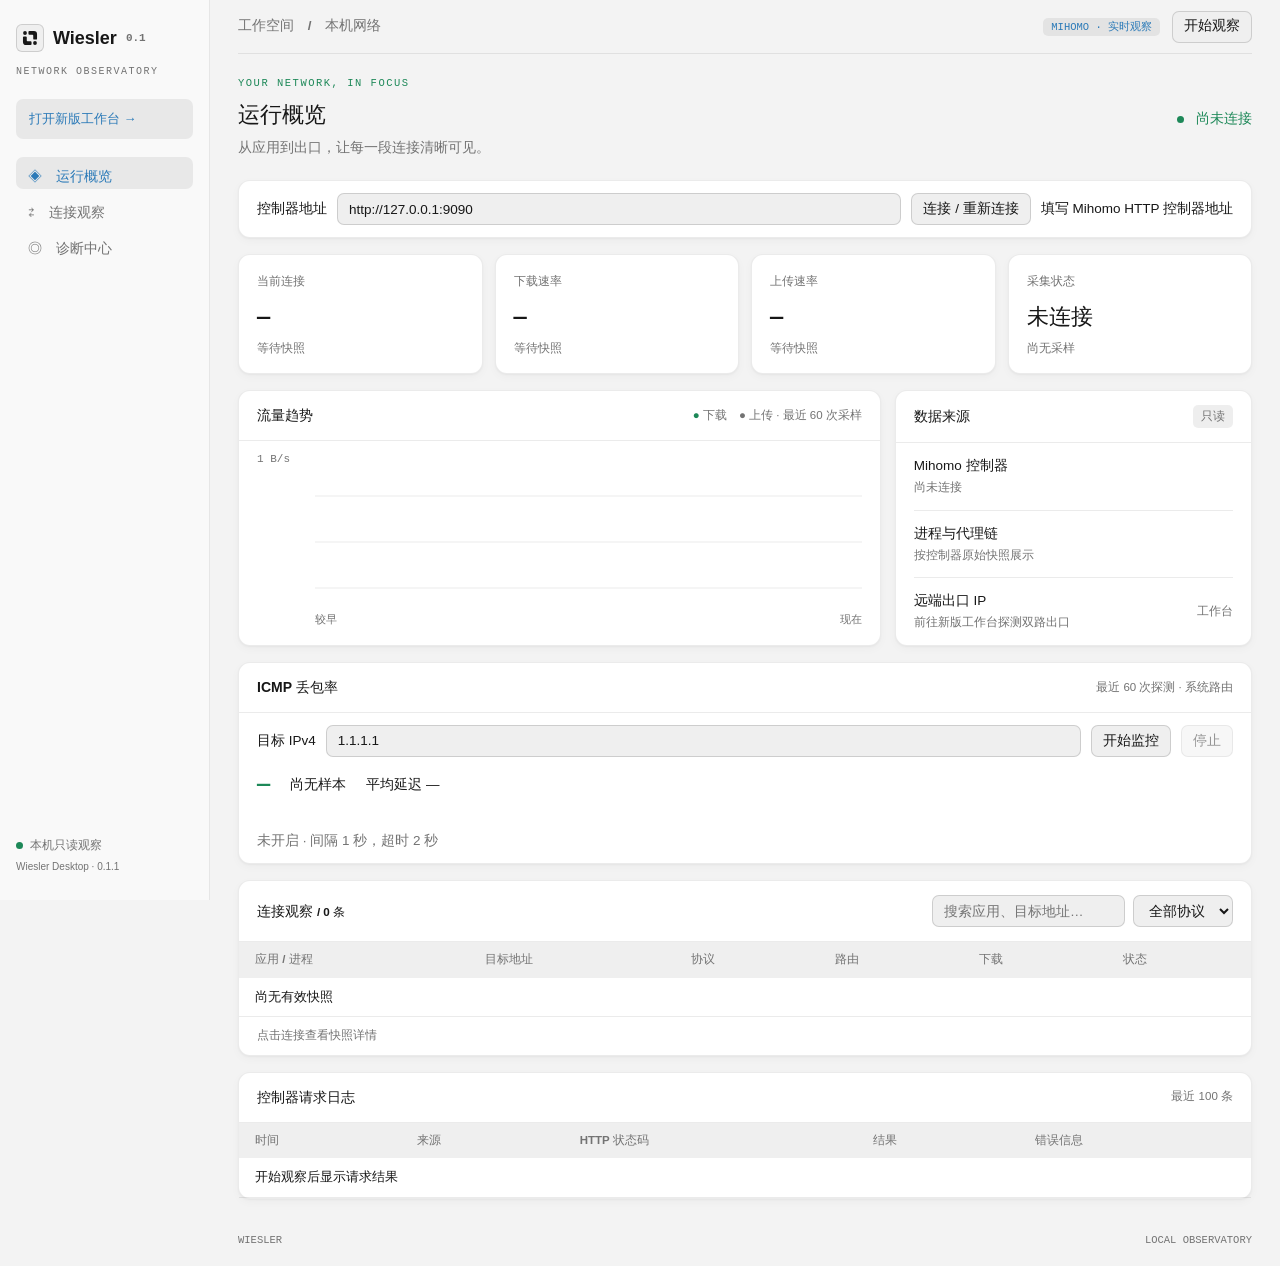
<file: desktop/ui/index.html>
<!doctype html>
<html lang="zh-CN">
<head>
  <meta charset="UTF-8">
  <meta name="viewport" content="width=device-width,initial-scale=1">
  <title>Wiesler Desktop</title>
  <link rel="icon" type="image/svg+xml" href="logo.svg">
  <link rel="stylesheet" href="style.css">
  <link rel="stylesheet" href="window-chrome.css">
  <link rel="stylesheet" href="theme.css">
</head>
<body>
  <aside>
    <div class="brand"><span class="logo" aria-hidden="true"><svg viewBox="0 0 256 256" aria-hidden="true"><path fill="currentColor" d="M119 28L184 28A44 44 0 0 1 228 72L228 137A13 13 0 0 1 215 150L187 150A13 13 0 0 1 174 137L174 92A10 10 0 0 0 164 82L119 82A13 13 0 0 1 106 69L106 41A13 13 0 0 1 119 28ZM137 228L72 228A44 44 0 0 1 28 184L28 119A13 13 0 0 1 41 106L69 106A13 13 0 0 1 82 119L82 164A10 10 0 0 0 92 174L137 174A13 13 0 0 1 150 187L150 215A13 13 0 0 1 137 228ZM57 30A27 27 0 1 1 57 84A27 27 0 1 1 57 30ZM199 172A27 27 0 1 1 199 226A27 27 0 1 1 199 172Z"/></svg></span> Wiesler<span class="version">0.1</span></div>
    <div class="caption">NETWORK OBSERVATORY</div>
    <a class="studio-entry" href="studio.html">打开新版工作台 →</a>
    <nav>
      <button class="active" data-page="overview">◈　运行概览</button>
      <button data-page="connections">⇄　连接观察</button>
      <button data-page="diagnostics">◎　诊断中心</button>
    </nav>
    <div class="sidebar-bottom"><span class="dot"></span> 本机只读观察<br><small>Wiesler Desktop · 0.1.1</small></div>
  </aside>
  <main>
    <header>
      <span>工作空间 <b>/</b> 本机网络</span>
      <div><span class="badge">MIHOMO · 实时观察</span><button id="pause">开始观察</button></div>
    </header>
    <section class="heading">
      <div>
        <div class="eyebrow">YOUR NETWORK, IN FOCUS</div>
        <h1 id="title">运行概览</h1>
        <p id="subtitle">从应用到出口，让每一段连接清晰可见。</p>
      </div>
      <span class="live"><i class="dot"></i><span id="live-label">尚未连接</span></span>
    </section>
    <form id="connect-form" class="panel settings">
      <label for="controller">控制器地址</label>
      <input id="controller" value="http://127.0.0.1:9090" required spellcheck="false">
      <button type="submit">连接 / 重新连接</button>
      <span id="source-status" role="status">填写 Mihomo HTTP 控制器地址</span>
    </form>
    <section id="metrics" class="metrics">
      <article><label>当前连接</label><h2 id="active">—</h2><p id="processes">等待快照</p></article>
      <article><label>下载速率</label><h2 id="rate">—</h2><p id="download-total">等待快照</p></article>
      <article><label>上传速率</label><h2 id="upload-rate">—</h2><p id="upload-total">等待快照</p></article>
      <article><label>采集状态</label><h2 id="health">未连接</h2><p id="sample-time">尚无采样</p></article>
    </section>
    <section id="overview" class="split">
      <article class="panel">
        <div class="panel-head"><h3>流量趋势</h3><span><em>●</em> 下载　<span class="purple">●</span> 上传 · 最近 60 次采样</span></div>
        <div class="chart">
          <div class="axis" id="axis">等待采样</div>
          <svg viewBox="0 0 800 170" preserveAspectRatio="none" aria-label="上传下载流量趋势" role="img">
            <defs><linearGradient id="fade" x1="0" y1="0" x2="0" y2="1"><stop offset="0%" stop-color="#34d399" stop-opacity=".25"/><stop offset="100%" stop-color="#34d399" stop-opacity="0"/></linearGradient></defs>
            <path id="area" fill="url(#fade)"/>
            <path id="download" fill="none" stroke="#34d399" stroke-width="2.2"/>
            <path id="upload" fill="none" stroke="#58a6ff" stroke-width="2"/>
          </svg>
        </div>
        <div class="times"><span>较早</span><span></span><span></span><span>现在</span></div>
      </article>
      <article class="panel route">
        <div class="panel-head"><h3>数据来源</h3><span class="badge">只读</span></div>
        <div class="route-item"><div>Mihomo 控制器<small id="route-controller">尚未连接</small></div></div>
        <div class="route-item"><div>进程与代理链<small>按控制器原始快照展示</small></div></div>
        <div class="route-item"><div>远端出口 IP<small>前往新版工作台探测双路出口</small></div><span class="muted">工作台</span></div>
      </article>
    </section>
    <section class="panel packet-loss" aria-labelledby="loss-title">
      <div class="panel-head"><h3 id="loss-title">ICMP 丢包率</h3><span>最近 60 次探测 · 系统路由</span></div>
      <form id="loss-form" class="settings">
        <label for="loss-target">目标 IPv4</label>
        <input id="loss-target" value="1.1.1.1" required spellcheck="false">
        <button id="loss-start" type="submit">开始监控</button>
        <button id="loss-stop" type="button" disabled>停止</button>
      </form>
      <div class="loss-values"><strong id="loss-rate">—</strong><span id="loss-counts">尚无样本</span><span id="loss-rtt">平均延迟 —</span></div>
      <p id="loss-status" class="settings" role="status">未开启 · 间隔 1 秒，超时 2 秒</p>
    </section>
    <section id="connection-panel" class="panel">
      <div class="panel-head">
        <h3>连接观察 <small id="count"></small></h3>
        <div class="filters">
          <input id="search" aria-label="搜索连接" placeholder="搜索应用、目标地址…">
          <select id="protocol" aria-label="筛选协议"><option value="">全部协议</option><option>TCP</option><option>UDP</option></select>
        </div>
      </div>
      <div class="table-wrap">
        <table>
          <thead><tr><th>应用 / 进程</th><th>目标地址</th><th>协议</th><th>路由</th><th>下载</th><th>状态</th></tr></thead>
          <tbody id="rows"></tbody>
        </table>
      </div>
      <div class="table-footer">点击连接查看快照详情</div>
    </section>
    <section class="panel request-log">
      <div class="panel-head"><h3>控制器请求日志</h3><span>最近 100 条</span></div>
      <div class="table-wrap">
        <table>
          <thead><tr><th>时间</th><th>来源</th><th>HTTP 状态码</th><th>结果</th><th>错误信息</th></tr></thead>
          <tbody id="request-log-rows"><tr><td colspan="5">开始观察后显示请求结果</td></tr></tbody>
        </table>
      </div>
    </section>
    <section id="diagnostics" class="panel" hidden>
      <div class="panel-head"><h3>历史会话诊断</h3><span>自动发现本机 SQLite 证据库</span></div>
      <div class="settings">
        <label for="database-choice">证据库</label>
        <select id="database-choice" aria-label="发现的 SQLite 证据库" disabled><option value="">正在等待扫描…</option></select>
        <button id="db-discover" type="button">重新扫描</button>
      </div>
      <form id="database-form" class="settings">
        <label for="database">手动路径</label>
        <input id="database" placeholder="C:\path\to\data 或 wiesler.sqlite3" required>
        <button type="submit">读取会话</button>
      </form>
      <div class="settings">
        <label for="session">会话</label>
        <select id="session" disabled><option value="">请先选择证据库</option></select>
        <button id="diagnose" disabled>生成诊断</button>
      </div>
      <p id="db-status" class="settings" role="status">打开诊断中心自动扫描证据库</p>
      <pre id="report" class="report"></pre>
    </section>
    <footer>WIESLER <span>LOCAL OBSERVATORY</span></footer>
  </main>
  <dialog id="detail">
    <button id="close" aria-label="关闭详情">×</button>
    <div class="eyebrow">CONNECTION DETAIL</div>
    <h2 id="detail-title"></h2>
    <div id="detail-body"></div>
  </dialog>
  <script src="window-chrome.js"></script>
  <script src="monitor-tools.js"></script>
  <script src="app.js"></script>
</body>
</html>
</file>
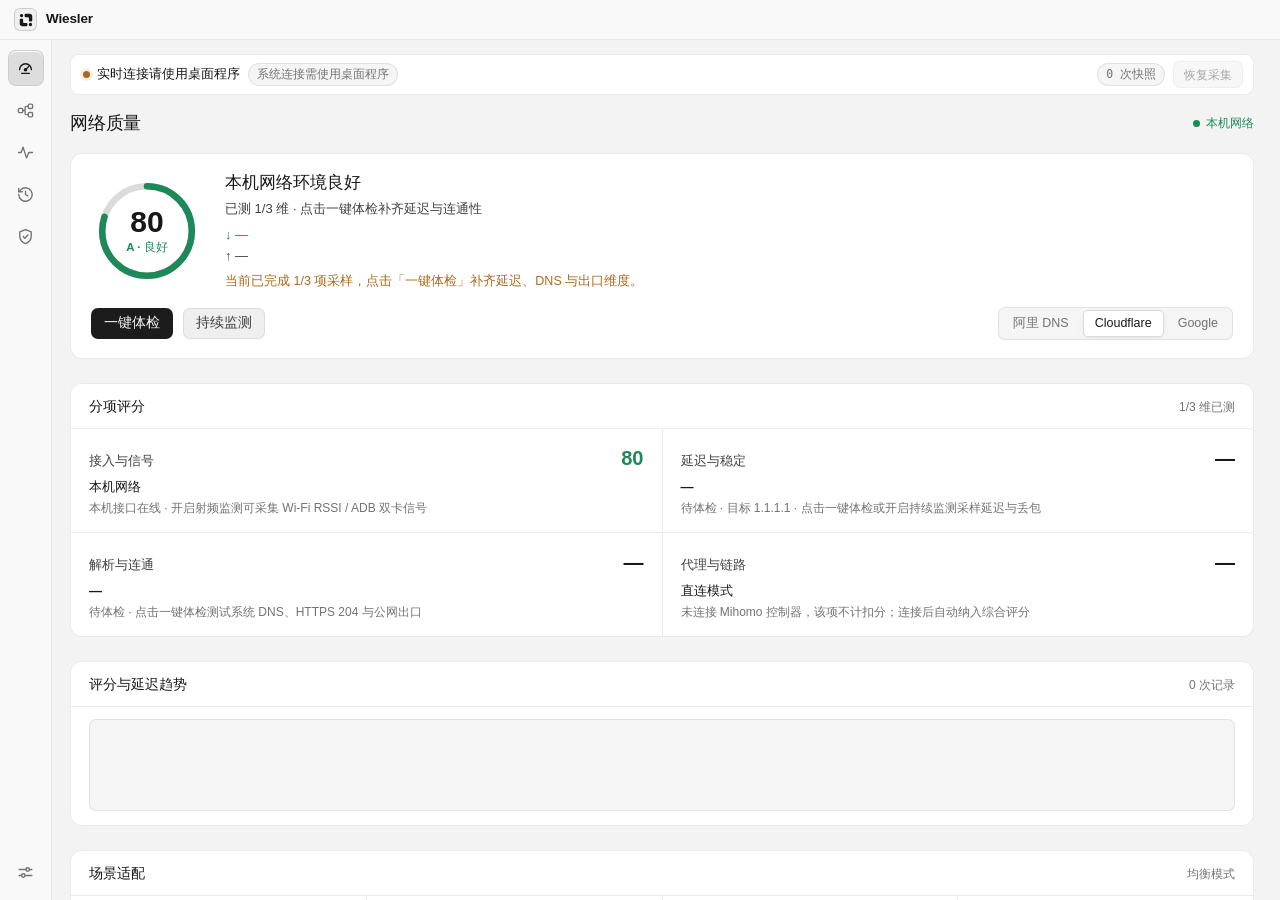
<file: desktop/ui/studio.html>
<!doctype html>
<html lang="zh-CN">
<head>
  <meta charset="UTF-8">
  <meta name="viewport" content="width=device-width,initial-scale=1">
  <meta http-equiv="Content-Security-Policy" content="default-src 'self'; script-src 'self'; style-src 'self'; connect-src ipc: http://ipc.localhost; img-src 'self' data:">
  <meta name="color-scheme" content="light dark">
  <script src="theme-init.js"></script>
  <title>Wiesler Desktop</title>
  <link rel="icon" type="image/svg+xml" href="logo.svg">
  <link rel="stylesheet" href="studio.css">
  <link rel="stylesheet" href="window-chrome.css">
  <link rel="stylesheet" href="theme.css">
</head>
<body>
  <header class="topbar">
    <a class="brand" href="#" aria-label="Wiesler Desktop">
      <span class="mark" aria-hidden="true">
        <svg viewBox="0 0 256 256" aria-hidden="true"><path fill="currentColor" d="M119 28L184 28A44 44 0 0 1 228 72L228 137A13 13 0 0 1 215 150L187 150A13 13 0 0 1 174 137L174 92A10 10 0 0 0 164 82L119 82A13 13 0 0 1 106 69L106 41A13 13 0 0 1 119 28ZM137 228L72 228A44 44 0 0 1 28 184L28 119A13 13 0 0 1 41 106L69 106A13 13 0 0 1 82 119L82 164A10 10 0 0 0 92 174L137 174A13 13 0 0 1 150 187L150 215A13 13 0 0 1 137 228ZM57 30A27 27 0 1 1 57 84A27 27 0 1 1 57 30ZM199 172A27 27 0 1 1 199 226A27 27 0 1 1 199 172Z"/></svg>
      </span>
      <span class="brand-name">Wiesler</span>
    </a>
  </header>

  <main>
    <nav class="workspace-nav" aria-label="工作台视图">
      <button id="view-home" type="button" aria-label="网络质量首页" title="网络质量" class="active" aria-pressed="true">
        <svg viewBox="0 0 24 24" aria-hidden="true">
          <path d="M4.5 13.5a7.5 7.5 0 1 1 15 0"/>
          <path d="M12 13.5l4.2-4.2"/>
          <circle cx="12" cy="13.5" r="1.4"/>
          <path d="M7.2 18.2h9.6"/>
        </svg>
      </button>
      <button id="view-graph" type="button" aria-label="连接图谱" title="连接图谱" aria-pressed="false">
        <svg viewBox="0 0 24 24" aria-hidden="true">
          <rect x="3" y="9.25" width="5.5" height="5.5" rx="1.6"/>
          <rect x="15.5" y="4" width="5.5" height="5.5" rx="1.6"/>
          <rect x="15.5" y="14.5" width="5.5" height="5.5" rx="1.6"/>
          <path d="M8.5 12h3m0 0V8.2a1.45 1.45 0 0 1 1.45-1.45H15.5M11.5 12v3.8a1.45 1.45 0 0 0 1.45 1.45H15.5"/>
        </svg>
      </button>
      <button id="view-monitor" type="button" aria-label="运行监测" title="运行监测" aria-pressed="false">
        <svg viewBox="0 0 24 24" aria-hidden="true">
          <path d="M3.2 12h3.3l2.4-6.8 4.4 13.6 2.8-6.8h4.7"/>
        </svg>
      </button>
      <button id="view-diagnostics" type="button" aria-label="历史诊断" title="历史诊断" aria-pressed="false">
        <svg viewBox="0 0 24 24" aria-hidden="true">
          <path d="M3.5 12a8.5 8.5 0 1 0 2.3-5.8L3.5 8.5"/>
          <path d="M3.5 4.2v4.3h4.3"/>
          <path d="M12 7.8V12l2.9 1.8"/>
        </svg>
      </button>
      <button id="view-privacy" type="button" aria-label="隐私检查" title="隐私检查" aria-pressed="false">
        <svg viewBox="0 0 24 24" aria-hidden="true">
          <path d="M12 3.2 19.2 6.2v5.3c0 4.5-3 8.2-7.2 9.6-4.2-1.4-7.2-5.1-7.2-9.6V6.2L12 3.2Z"/>
          <path d="m9.1 12.1 2 2 4-4.1"/>
        </svg>
      </button>
      <button id="view-settings" type="button" aria-label="设置" title="设置" aria-pressed="false">
        <svg viewBox="0 0 24 24" aria-hidden="true">
          <path d="M4 8.2h8.5m4.5 0h3M4 15.8h3m4.5 0H20"/>
          <circle cx="14.8" cy="8.2" r="2.2"/>
          <circle cx="9.2" cy="15.8" r="2.2"/>
        </svg>
      </button>
    </nav>

    <div class="workspace-content" id="workspace-content">
      <section class="statusbar" id="statusbar" hidden>
        <div class="status-cluster">
          <span id="source-state" class="source-pill" role="status">正在启动采集…</span>
          <span id="system-state" class="meta-pill"></span>
          <span id="capture-state" class="capture-pill"></span>
        </div>
        <div class="status-actions">
          <span id="snapshot-count" class="snapshot-pill">0 次快照</span>
          <button id="capture-toggle" type="button" class="btn-subtle">暂停采集</button>
        </div>
      </section>

      <section id="egress-panel" class="egress-panel" aria-label="公网出口地址">
        <div class="egress-route" title="按系统路由探测">
          <div class="egress-meta">
            <span class="egress-label">系统出口</span>
            <span id="egress-system-status" class="egress-status">尚未探测</span>
          </div>
          <strong id="egress-system-ip" class="egress-ip">—</strong>
          <span id="egress-system-location" class="egress-location">地理位置未知</span>
        </div>
        <div class="egress-route egress-proxy" title="经 Mihomo 当前路由探测">
          <div class="egress-meta">
            <span class="egress-label">代理出口</span>
            <span id="egress-proxy-status" class="egress-status">未连接控制器</span>
          </div>
          <strong id="egress-proxy-ip" class="egress-ip">—</strong>
          <span id="egress-proxy-location" class="egress-location">地理位置未知</span>
        </div>
        <button id="egress-refresh" type="button" class="btn-subtle egress-refresh-btn">刷新出口</button>
      </section>

      <section id="home-view" class="home-view" aria-label="综合网络质量首页">
        <div class="home-header">
          <h1 class="home-title">网络质量</h1>
          <span id="home-link-status" class="home-link-pill" data-tone="neutral" role="status">读取中</span>
        </div>

        <section class="panel home-hero" aria-label="综合评分概览">
          <div class="home-hero-main">
            <div class="home-gauge" aria-label="网络质量评分仪表">
              <svg viewBox="0 0 120 120" class="home-gauge-svg" role="img" aria-label="综合网络评分">
                <circle cx="60" cy="60" r="48" class="home-gauge-track"/>
                <circle id="home-gauge-arc" cx="60" cy="60" r="48" class="home-gauge-arc" stroke-dasharray="301.59" stroke-dashoffset="301.59"/>
              </svg>
              <div class="home-gauge-center">
                <strong id="home-score">—</strong>
                <span id="home-grade" class="home-grade-label">待体检</span>
              </div>
            </div>

            <div class="home-hero-body">
              <h2 id="home-headline">等待采集网络质量</h2>
              <p id="home-summary" class="home-summary">点击一键体检或开启持续监测，复用本地多维探针计算环境评分。</p>
              <div class="home-live-rates">
                <span id="home-rate-rx" class="rate-rx">↓ —</span>
                <span id="home-rate-tx" class="rate-tx">↑ —</span>
              </div>
              <p id="home-advice" class="home-advice"></p>
            </div>
          </div>

          <div class="home-actions">
            <button id="home-check-btn" type="button" class="btn-primary">一键体检</button>
            <button id="home-monitor-toggle" type="button" class="btn-subtle">持续监测</button>
            <div class="home-target-choice" role="group" aria-label="快捷探测目标">
              <button id="home-target-223" type="button" data-ip="223.5.5.5" aria-pressed="false">阿里 DNS</button>
              <button id="home-target-111" type="button" data-ip="1.1.1.1" aria-pressed="true">Cloudflare</button>
              <button id="home-target-888" type="button" data-ip="8.8.8.8" aria-pressed="false">Google</button>
            </div>
          </div>
        </section>

        <section class="panel home-flat-panel" aria-labelledby="home-dim-title">
          <div class="home-section-head">
            <h3 id="home-dim-title">分项评分</h3>
            <span id="home-dim-coverage" class="panel-sub">0/3 维已测</span>
          </div>
          <div id="home-dimensions" class="home-dim-grid"></div>
        </section>

        <section class="panel home-flat-panel" aria-labelledby="home-trend-title">
          <div class="home-section-head">
            <h3 id="home-trend-title">评分与延迟趋势</h3>
            <span id="home-trend-meta" class="panel-sub">等待连续采样</span>
          </div>
          <div class="home-trend-wrap">
            <svg class="home-trend-chart" viewBox="0 0 800 120" preserveAspectRatio="none" role="img" aria-label="网络质量评分趋势">
              <path id="home-trend-area" class="home-trend-area"/>
              <path id="home-trend-line" class="home-trend-line"/>
            </svg>
          </div>
        </section>

        <section class="panel home-flat-panel" aria-labelledby="home-scenario-title">
          <div class="home-section-head">
            <h3 id="home-scenario-title">场景适配</h3>
            <span id="home-perf-badge" class="panel-sub">均衡模式</span>
          </div>
          <div id="home-scenarios" class="home-scenario-grid"></div>
        </section>
      </section>

      <div class="workbench" id="graph-view" hidden>
        <section class="graph-panel">
          <div class="graph-toolbar">
            <h1 class="view-title">连接图谱 <span id="flow-count">0</span></h1>
            <div class="graph-tools">
              <div class="segmented-tools" role="group" aria-label="目标归并方式">
                <button id="group-mode-site" type="button" aria-pressed="true" title="将 CDN 与子域名映射并归并为网站/服务">按网站</button>
                <button id="group-mode-host" type="button" aria-pressed="false" title="按原始抓包域名逐项展示">按域名</button>
              </div>
              <button id="freeze" type="button" class="btn-subtle">冻结</button>
              <div class="segmented-tools" role="group" aria-label="图谱缩放">
                <button id="zoom-out" type="button" aria-label="缩小图谱">−</button>
                <button id="fit" type="button">适配</button>
                <button id="zoom-in" type="button" aria-label="放大图谱">＋</button>
              </div>
            </div>
          </div>
          <div id="graph" aria-label="可拖拽通信图谱">
            <svg id="network" role="group" aria-label="应用到目标的逻辑连接">
              <g id="viewport">
                <g id="edges"></g>
                <g id="pulses"></g>
                <g id="nodes"></g>
              </g>
            </svg>
            <div id="graph-empty" hidden>暂无匹配的活跃连接</div>
            <div class="legend">
              <span class="send-key">↑ 上传</span>
              <span class="receive-key">↓ 下载</span>
            </div>
          </div>
          <div class="timeline">
            <button id="now" type="button" class="btn-subtle">回到现在</button>
            <input id="timeline" type="range" min="0" max="0" value="0" aria-label="回放最近快照">
            <output id="frame-time">现在</output>
          </div>
        </section>

        <section class="inspector" aria-label="会话检查器">
          <div class="inspector-heading">
            <span>会话检查器</span>
            <span id="selection-protocol" class="protocol">TCP</span>
          </div>
          <div class="inspector-hero">
            <h2 id="selection-title">选择一条连接</h2>
            <div id="selection-endpoint" class="endpoint"></div>
            <select id="group-session" aria-label="切换同域名连接" hidden></select>
          </div>
          <div class="inspector-tabs" role="tablist" aria-label="会话详情">
            <button type="button" id="tab-overview" data-tab="overview" role="tab" aria-selected="true">概览</button>
            <button type="button" id="tab-events" data-tab="events" tabindex="-1" role="tab" aria-selected="false">事件</button>
            <button type="button" id="tab-raw" data-tab="raw" tabindex="-1" role="tab" aria-selected="false">原始数据</button>
          </div>
          <div id="inspect-content" role="tabpanel" aria-labelledby="tab-overview" tabindex="0"></div>
        </section>

        <section class="flows-panel">
          <div class="flows-heading">
            <h2 id="sessions-title">活跃会话</h2>
            <div class="filters">
              <input id="flow-search" type="search" aria-label="搜索应用或目标" placeholder="搜索进程、网站、域名、IP 或规则…">
              <select id="flow-source" aria-label="筛选连接来源">
                <option value="">全部来源</option>
                <option value="direct">DIRECT 直连</option>
                <option value="proxy">代理转发</option>
                <option value="system">系统连接</option>
              </select>
              <select id="flow-protocol" aria-label="筛选协议">
                <option value="">全部协议</option>
                <option>TCP</option>
                <option>UDP</option>
              </select>
            </div>
          </div>
          <div class="flow-table">
            <table class="session-table" aria-labelledby="sessions-title">
              <colgroup>
                <col class="session-app">
                <col class="session-target">
                <col class="session-traffic">
                <col class="session-route">
              </colgroup>
              <thead>
                <tr>
                  <th scope="col">应用</th>
                  <th scope="col">目标</th>
                  <th scope="col">流量 / 秒</th>
                  <th scope="col">速率趋势</th>
                </tr>
              </thead>
              <tbody id="flow-rows"></tbody>
            </table>
          </div>
        </section>
      </div>

      <section id="monitor-view" hidden>
        <div class="metrics">
          <article class="metric-card metric-neutral">
            <span class="metric-label">当前连接</span>
            <strong id="monitor-count">—</strong>
            <span id="monitor-routing" class="metric-sub">等待采样</span>
            <span id="monitor-time" class="metric-foot">尚无采样</span>
          </article>
          <article class="metric-card metric-rx">
            <span class="metric-label">Mihomo 下载 / 秒</span>
            <strong id="monitor-rx">—</strong>
            <span id="monitor-download" class="metric-sub">等待快照</span>
          </article>
          <article class="metric-card metric-tx">
            <span class="metric-label">Mihomo 上传 / 秒</span>
            <strong id="monitor-tx">—</strong>
            <span id="monitor-upload" class="metric-sub">等待快照</span>
          </article>
        </div>

        <section class="panel">
          <div class="panel-head">
            <div>
              <h3>Mihomo 流量趋势</h3>
              <span class="panel-sub">最近 60 次采样</span>
            </div>
            <div class="chart-head-right">
              <span class="chart-legend"><i class="swatch-rx"></i>下载 <i class="swatch-tx"></i>上传</span>
              <span id="trend-scale" class="scale-pill">等待采样</span>
            </div>
          </div>
          <div class="chart-well">
            <svg class="traffic-chart" viewBox="0 0 800 160" preserveAspectRatio="none" role="img" aria-label="下载和上传速率趋势">
              <defs>
                <linearGradient id="rx-area-fill" x1="0" y1="0" x2="0" y2="1">
                  <stop offset="0%" class="rx-grad-start"/>
                  <stop offset="100%" class="rx-grad-end"/>
                </linearGradient>
                <linearGradient id="tx-area-fill" x1="0" y1="0" x2="0" y2="1">
                  <stop offset="0%" class="tx-grad-start"/>
                  <stop offset="100%" class="tx-grad-end"/>
                </linearGradient>
              </defs>
              <path id="trend-rx-area" class="area-rx"/>
              <path id="trend-tx-area" class="area-tx"/>
              <path id="trend-rx"/>
              <path id="trend-tx"/>
            </svg>
          </div>
        </section>

        <section class="panel rf-monitor" aria-labelledby="rf-title">
          <div class="panel-head">
            <div>
              <h3 id="rf-title">射频污染监测与三段归因</h3>
              <span class="panel-sub">本机 Wi-Fi RSSI · ADB 手机双卡基带 · 三段联合归因</span>
            </div>
            <div class="rf-actions">
              <span id="rf-severity-badge" class="state-pill" data-tone="neutral" role="status">待开始</span>
              <button id="rf-start" type="button" class="btn-primary">开始监测</button>
              <button id="rf-stop" type="button" class="btn-subtle" disabled>停止</button>
              <button id="rf-reset" type="button" class="btn-subtle">清空</button>
            </div>
          </div>

          <div class="rf-grid">
            <div class="rf-stat">
              <span class="loss-stat-label">本机 Wi-Fi 无线段</span>
              <strong id="rf-wifi-value">—</strong>
              <span id="rf-wifi-sub" class="rf-sub">点击开始读取本机 Wi-Fi RSSI / 信道</span>
            </div>
            <div class="rf-stat">
              <span class="loss-stat-label">ADB 手机双卡与防冻结</span>
              <strong id="rf-adb-value">未采样</strong>
              <span id="rf-adb-sub" class="rf-sub">支持 USB/无线 ADB 旁路读取基带并按时间戳去重</span>
            </div>
            <div class="rf-stat">
              <span class="loss-stat-label">多卡污染评分器</span>
              <strong id="rf-score-value">—</strong>
              <span id="rf-score-sub" class="rf-sub">剪刀差 / 底板失步 / 60s 乒乓 / 双卡并发</span>
            </div>
          </div>

          <div id="rf-slots" class="rf-slots" hidden></div>

          <div id="rf-attribution-box" class="rf-attribution" data-cause="idle">
            <div class="rf-attr-head">
              <span id="rf-attr-badge" class="state-pill">三段归因</span>
              <strong id="rf-attr-title">等待三段对照采样</strong>
            </div>
            <p id="rf-attr-detail">开启射频监测并配合下方 ICMP 丢包探测或 Mihomo 控制器连接，可区分本机 Wi-Fi 热点瓶颈、手机蜂窝空口污染与代理出口故障。</p>
            <p id="rf-attr-suggestion" class="rf-suggestion"></p>
          </div>

          <details class="privacy-options">
            <summary>近期射频与协议栈告警事件（<span id="rf-events-count">0</span>）</summary>
            <div class="details-body">
              <div id="rf-events" class="rf-events">尚无射频告警事件</div>
            </div>
          </details>
        </section>

        <section class="panel packet-loss" aria-labelledby="loss-title">
          <div class="panel-head">
            <div>
              <h3 id="loss-title">ICMP 丢包与延迟探测</h3>
              <span class="panel-sub">最近 60 次样本 · 系统路由</span>
            </div>
            <span id="loss-status" class="status-inline" role="status">未开启 · 间隔 1 秒，超时 2 秒</span>
          </div>
          <form id="loss-form" class="settings compact-form">
            <label for="loss-target">目标 IPv4</label>
            <input id="loss-target" value="1.1.1.1" required spellcheck="false">
            <button id="loss-start" type="submit" class="btn-primary">开始监控</button>
            <button id="loss-stop" type="button" class="btn-subtle" disabled>停止</button>
          </form>
          <div class="loss-values">
            <div class="loss-stat">
              <span class="loss-stat-label">丢包率</span>
              <strong id="loss-rate">—</strong>
            </div>
            <div class="loss-stat">
              <span class="loss-stat-label">往返时延</span>
              <span id="loss-rtt" class="loss-metric">平均延迟 —</span>
            </div>
            <div class="loss-stat loss-stat-wide">
              <span class="loss-stat-label">样本统计</span>
              <span id="loss-counts" class="loss-metric">尚无样本</span>
            </div>
          </div>
        </section>

        <section class="panel request-log">
          <div class="panel-head">
            <h3>控制器请求日志</h3>
            <span class="panel-sub">最近 100 条记录</span>
          </div>
          <div class="table-wrap">
            <table>
              <thead>
                <tr>
                  <th>时间</th>
                  <th>来源</th>
                  <th>HTTP 状态码</th>
                  <th>结果</th>
                  <th>错误信息</th>
                </tr>
              </thead>
              <tbody id="request-log-rows">
                <tr><td colspan="5">开始观察后显示请求结果</td></tr>
              </tbody>
            </table>
          </div>
        </section>
      </section>

      <section id="privacy-view" hidden>
        <section class="panel dns-capture" aria-labelledby="dns-title">
          <div class="panel-head">
            <h3 id="dns-title">本地 DNS 泄漏检查</h3>
            <span id="dns-state" class="state-pill" role="status">尚未开始</span>
          </div>
          <div class="dns-controls">
            <div class="dns-choice" role="group" aria-label="DNS 检查条件">
              <button id="dns-policy-proxy" type="button" aria-pressed="true">DNS 应经代理 / 隧道</button>
              <button id="dns-policy-observe" type="button" aria-pressed="false">仅观察分流</button>
            </div>
            <div class="dns-choice" role="group" aria-label="观察时长">
              <button id="dns-duration-short" type="button" aria-pressed="true">30 秒</button>
              <button id="dns-duration-long" type="button" aria-pressed="false">2 分钟</button>
            </div>
            <div class="dns-action-group">
              <button id="dns-start" type="button" class="btn-primary">开始本地检查</button>
              <button id="dns-probe" type="button" class="btn-subtle" disabled>测试解析</button>
              <button id="dns-stop" type="button" class="btn-subtle" disabled>停止</button>
            </div>
          </div>
          <div id="dns-verdict-box" class="privacy-summary dns-verdict-box" data-status="idle">
            <div class="dns-verdict-head">
              <span id="dns-badge" class="dns-status-badge">待开始</span>
              <h2 id="dns-verdict">等待本地 DNS 检查</h2>
            </div>
            <p id="dns-detail">点击「开始本地检查」后正常使用应用，自动识别网卡并归类 DNS 出口路径。</p>
            <div id="dns-metrics" class="dns-metrics">
              <div class="dns-metric-item" data-tone="neutral">
                <span class="dns-metric-label">海外泄漏</span>
                <strong id="dns-metric-physical">—</strong>
              </div>
              <div class="dns-metric-item" data-tone="neutral">
                <span class="dns-metric-label">隧道 / 代理</span>
                <strong id="dns-metric-tunnel">—</strong>
              </div>
              <div class="dns-metric-item" data-tone="neutral">
                <span class="dns-metric-label">国内直连</span>
                <strong id="dns-metric-domestic">—</strong>
              </div>
              <div class="dns-metric-item" data-tone="neutral">
                <span class="dns-metric-label">加密 DNS</span>
                <strong id="dns-metric-encrypted">—</strong>
              </div>
            </div>
            <div id="dns-resolvers" class="dns-resolvers" hidden></div>
          </div>
          <div id="dns-errors" class="dns-errors" role="status"></div>
          <div class="dns-controls dns-filter-row" role="group" aria-label="DNS 记录筛选">
            <div class="dns-choice">
              <button id="dns-filter-summary" type="button" aria-pressed="true">全部汇总</button>
              <button id="dns-filter-overseas" type="button" aria-pressed="false">海外流量</button>
              <button id="dns-filter-domestic" type="button" aria-pressed="false">国内 / 内网</button>
              <button id="dns-filter-physical" type="button" aria-pressed="false">海外泄漏</button>
              <button id="dns-filter-encrypted" type="button" aria-pressed="false">加密 DNS</button>
              <button id="dns-filter-all" type="button" aria-pressed="false">原始明细</button>
            </div>
            <span id="dns-rows-status"></span>
          </div>
          <div class="table-wrap dns-table">
            <table>
              <thead>
                <tr id="dns-table-head">
                  <th>域名 / 类型</th>
                  <th>出口路径</th>
                  <th>解析器 / 网卡</th>
                  <th>进程</th>
                  <th>解析结果</th>
                  <th>次数 / 时间</th>
                </tr>
              </thead>
              <tbody id="dns-rows">
                <tr><td colspan="6">尚无 DNS 查询记录</td></tr>
              </tbody>
            </table>
          </div>
          <details class="privacy-options">
            <summary>采集诊断与网卡清单</summary>
            <div class="details-body">
              <p id="dns-coverage">尚未开始采集。</p>
              <div id="dns-interfaces" class="interface-list"></div>
            </div>
          </details>
        </section>

        <details class="panel privacy-export">
          <summary>主动解析与公网出口对比</summary>
          <div class="panel-head">
            <h3>主动网络探测</h3>
            <button id="privacy-run" type="button" class="btn-primary">开始联网测试</button>
          </div>
          <div class="privacy-summary">
            <h2 id="privacy-active-title">尚未执行主动测试</h2>
            <p id="privacy-active-status" role="status">读取系统 DNS 配置、测试域名解析并对比双路公网出口。</p>
          </div>
          <div id="privacy-active-results" class="privacy-checks"></div>
        </details>

        <details class="panel privacy-export">
          <summary>连接快照辅助线索</summary>
          <div class="panel-head">
            <h3>连接路径核查</h3>
            <span id="privacy-state" class="state-pill" role="status">等待采样</span>
          </div>
          <div class="privacy-summary">
            <h2 id="privacy-summary-title">等待连接数据</h2>
            <p id="privacy-summary-detail"></p>
          </div>
          <div id="privacy-checks" class="privacy-checks"></div>
          <details class="privacy-options">
            <summary>策略与上传阈值</summary>
            <form id="privacy-policy" class="settings">
              <label class="checkbox-label"><input id="privacy-proxy" type="checkbox"> 预期所有连接经代理转发</label>
              <label for="privacy-threshold">上传速率阈值 (KiB/s)</label>
              <input id="privacy-threshold" type="number" min="1" max="1048576" value="1024" required>
              <button type="submit" class="btn-subtle">应用阈值</button>
            </form>
          </details>
          <details class="privacy-options">
            <summary>快照覆盖说明</summary>
            <p class="settings" id="privacy-coverage"></p>
          </details>
          <div class="panel-head sub-head">
            <h3>待核对连接</h3>
          </div>
          <div id="privacy-findings" class="privacy-findings"></div>
        </details>

        <section class="panel">
          <div class="panel-head">
            <h3>运行环境暴露面自检</h3>
            <button id="privacy-environment" type="button" class="btn-subtle">本地自检</button>
          </div>
          <p id="privacy-environment-status" class="settings" role="status">读取当前 WebView 环境可被页面脚本访问的基础特征。</p>
          <div id="privacy-environment-result" class="privacy-checks"></div>
        </section>

        <details class="panel privacy-export">
          <summary>导出证据报告 · JSON</summary>
          <div class="panel-head">
            <h3>结构化证据快照</h3>
            <button id="privacy-report" type="button" class="btn-primary">生成 JSON 报告</button>
          </div>
          <textarea id="privacy-report-result" aria-label="隐私检查 JSON 报告" readonly rows="8" placeholder="点击「生成 JSON 报告」导出当前核查记录…"></textarea>
        </details>
      </section>

      <section id="diagnostics" class="panel" hidden>
        <div class="panel-head">
          <div>
            <h3>历史会话诊断</h3>
            <span class="panel-sub">自动发现本机 SQLite 证据库</span>
          </div>
          <span id="db-status" class="status-inline" role="status">打开此页将自动扫描本机证据库</span>
        </div>
        <div class="settings">
          <label for="database-choice">证据库</label>
          <select id="database-choice" aria-label="发现的 SQLite 证据库" disabled><option value="">正在等待扫描…</option></select>
          <button id="db-discover" type="button" class="btn-subtle">重新扫描</button>
        </div>
        <div class="settings">
          <label for="session">诊断会话</label>
          <select id="session" disabled><option value="">请先选择证据库</option></select>
          <button id="diagnose" type="button" class="btn-primary" disabled>生成诊断</button>
        </div>
        <div class="diagnostics-manual">
          <details id="database-manual" class="controller-advanced">
            <summary>手动指定文件或目录</summary>
            <form id="database-form" class="manual-db-form">
              <label for="database">路径</label>
              <input id="database" placeholder="C:\path\to\data 或 wiesler.sqlite3" required>
              <button type="submit" class="btn-subtle">读取会话</button>
            </form>
          </details>
        </div>
        <pre id="report" class="report"></pre>
      </section>

      <section id="settings" class="panel settings-shell" hidden>
        <div class="panel-head settings-shell-head">
          <div>
            <h3>设置</h3>
            <span class="panel-sub">按类别管理代理控制器、采样性能档位、外观与本地观测范围</span>
          </div>
        </div>

        <div class="settings-tablist" role="tablist" aria-label="设置分类">
          <button type="button" id="settings-tab-controller" data-settings-tab="controller" role="tab" aria-selected="true" tabindex="0">
            <span>控制器</span>
            <span id="settings-summary-controller" class="settings-tab-meta">未连接</span>
          </button>
          <button type="button" id="settings-tab-monitoring" data-settings-tab="monitoring" role="tab" aria-selected="false" tabindex="-1">
            <span>监测与核查</span>
            <span id="settings-summary-perf" class="settings-tab-meta">均衡模式</span>
          </button>
          <button type="button" id="settings-tab-appearance" data-settings-tab="appearance" role="tab" aria-selected="false" tabindex="-1">
            <span>外观</span>
            <span id="settings-summary-theme" class="settings-tab-meta">跟随系统</span>
          </button>
          <button type="button" id="settings-tab-about" data-settings-tab="about" role="tab" aria-selected="false" tabindex="-1">
            <span>关于</span>
          </button>
        </div>

        <div id="settings-panel-controller" class="settings-tabpanel" role="tabpanel" aria-labelledby="settings-tab-controller">
          <div class="settings-section-inner">
            <div class="settings-row-head">
              <strong>Mihomo External Controller</strong>
              <span class="panel-sub">自动发现本机环回监听或手动指定只读地址</span>
            </div>
            <div id="controller-tools" class="settings-content">
              <div class="controller-actions">
                <button id="discover" type="button" class="btn-subtle">重新扫描</button>
                <select id="controller-choice" aria-label="发现的本机控制器" hidden></select>
                <button id="connect-discovered" type="button" class="btn-primary" hidden>连接所选</button>
                <span id="controller-address" class="mono-pill"></span>
              </div>
              <details class="controller-advanced">
                <summary>手动指定控制器地址</summary>
                <form id="controller-form">
                  <label for="controller">HTTP 地址</label>
                  <input id="controller" placeholder="http://127.0.0.1:9090" spellcheck="false" required>
                  <button type="submit" class="btn-primary">连接 / 重连</button>
                </form>
              </details>
            </div>
          </div>
        </div>

        <div id="settings-panel-monitoring" class="settings-tabpanel" role="tabpanel" aria-labelledby="settings-tab-monitoring" hidden>
          <div class="settings-section-inner">
            <div class="settings-row-head">
              <strong>监测性能与资源档位</strong>
              <span id="perf-mode-desc" class="panel-sub">1s 活跃采样 · RF 异常自动提速 · 兼顾响应与占用（推荐）</span>
            </div>
            <div id="perf-mode-group" class="choice-strip" role="group" aria-label="监测性能档位">
              <button id="perf-mode-eco" type="button" data-perf="eco" aria-pressed="false">极致省电</button>
              <button id="perf-mode-balanced" type="button" data-perf="balanced" aria-pressed="true">均衡模式</button>
              <button id="perf-mode-high" type="button" data-perf="high" aria-pressed="false">高频排障</button>
            </div>

            <div class="settings-hairline"></div>

            <label class="animation-setting">
              <input id="flow-animation" type="checkbox" checked>
              <span>在连接图谱上显示实时上传 / 下载脉冲粒子</span>
            </label>
            <label class="animation-setting">
              <input id="settings-expect-proxy" type="checkbox">
              <span>隐私核查默认预期所有连接经代理转发</span>
            </label>
          </div>
        </div>

        <div id="settings-panel-appearance" class="settings-tabpanel" role="tabpanel" aria-labelledby="settings-tab-appearance" hidden>
          <div class="settings-section-inner">
            <div class="settings-row-head">
              <strong>主题外观</strong>
              <span id="theme-mode-desc" class="panel-sub">默认跟随系统明暗方案，支持手动固定深色或浅色</span>
            </div>
            <div id="theme-mode-group" class="choice-strip" role="group" aria-label="界面主题">
              <button id="theme-mode-system" type="button" data-theme="system" aria-pressed="true">跟随系统</button>
              <button id="theme-mode-light" type="button" data-theme="light" aria-pressed="false">浅色</button>
              <button id="theme-mode-dark" type="button" data-theme="dark" aria-pressed="false">深色</button>
            </div>
          </div>
        </div>

        <div id="settings-panel-about" class="settings-tabpanel" role="tabpanel" aria-labelledby="settings-tab-about" hidden>
          <div class="settings-section-inner">
            <div class="about-brand">
              <span class="mark about-mark" aria-hidden="true">
                <svg viewBox="0 0 256 256" aria-hidden="true"><path fill="currentColor" d="M119 28L184 28A44 44 0 0 1 228 72L228 137A13 13 0 0 1 215 150L187 150A13 13 0 0 1 174 137L174 92A10 10 0 0 0 164 82L119 82A13 13 0 0 1 106 69L106 41A13 13 0 0 1 119 28ZM137 228L72 228A44 44 0 0 1 28 184L28 119A13 13 0 0 1 41 106L69 106A13 13 0 0 1 82 119L82 164A10 10 0 0 0 92 174L137 174A13 13 0 0 1 150 187L150 215A13 13 0 0 1 137 228ZM57 30A27 27 0 1 1 57 84A27 27 0 1 1 57 30ZM199 172A27 27 0 1 1 199 226A27 27 0 1 1 199 172Z"/></svg>
              </span>
              <div>
                <strong>Wiesler Desktop</strong>
                <span class="panel-sub">本地只读网络与代理可观测工作台 · v0.1.1</span>
              </div>
            </div>
            <p class="about-note">本程序仅在本地读取系统连接表、Mihomo 只读接口、ICMP/HTTPS/DNS 探针及 Wi-Fi/ADB 射频遥测，不上传任何隐私数据，不改写代理路由规则。</p>
          </div>
        </div>
      </section>
    </div>
  </main>

  <script src="window-chrome.js"></script>
  <script src="site-dictionary.js"></script>
  <script src="studio-model.js"></script>
  <script src="privacy-model.js"></script>
  <script src="quality-model.js"></script>
  <script src="monitor-tools.js"></script>
  <script src="studio.js"></script>
</body>
</html>
</file>
<file: desktop/ui/style.css>
body { margin: 0; font-size: 13px; }
button { cursor: pointer; }
aside {
  position: fixed;
  width: 210px;
  height: 100vh;
  background: var(--bg-chrome);
  border-right: 1px solid var(--structure);
  padding: 24px 16px;
}
.brand {
  font-size: 18px;
  font-weight: 650;
  display: flex;
  align-items: center;
  gap: 9px;
}
.logo {
  display: inline-grid;
  place-items: center;
  width: 28px;
  height: 28px;
  padding: 0;
  flex-shrink: 0;
}
.logo svg {
  width: 18px;
  height: 18px;
  display: block;
  fill: currentColor;
}
.version {
  font-family: var(--font-mono);
  font-size: 11px;
  color: var(--muted);
}
.caption {
  font-family: var(--font-mono);
  font-size: 10px;
  letter-spacing: 1.5px;
  color: var(--muted);
  margin: 12px 0 20px;
}
.studio-entry {
  display: block;
  color: var(--primary);
  background: var(--selected);
  border: 1px solid transparent;
  border-radius: var(--radius-sm);
  padding: 9px 12px;
  margin-bottom: 18px;
  text-decoration: none;
  font-size: 13px;
  font-weight: 600;
}
nav button {
  display: block;
  width: 100%;
  text-align: left;
  border: 0;
  color: var(--muted);
  background: none;
  padding: 10px 12px;
  border-radius: var(--radius-sm);
  margin: 4px 0;
}
nav button.active {
  background: var(--selected);
  color: var(--primary);
  font-weight: 600;
}
.sidebar-bottom {
  position: absolute;
  bottom: 22px;
  color: var(--muted);
  font-size: 12px;
  line-height: 1.8;
}
main {
  margin-left: 210px;
  padding: 0 28px;
  max-width: 1680px;
}
header {
  height: 54px;
  display: flex;
  align-items: center;
  justify-content: space-between;
  border-bottom: 1px solid var(--structure);
  color: var(--muted);
}
header b { padding: 0 10px; color: var(--muted); }
header button { margin-left: 12px; }
button, select, input {
  height: 32px;
  border: 1px solid var(--line-strong);
  background: var(--surface-raised);
  color: var(--text);
  border-radius: var(--radius-sm);
  padding: 0 11px;
}
button:hover:not(:disabled) { background: var(--hover); }
.badge {
  font-family: var(--font-mono);
  font-size: 10.5px;
  color: var(--primary);
  background: var(--selected);
  border-radius: 5px;
  padding: 3px 8px;
}
.heading {
  display: flex;
  align-items: center;
  justify-content: space-between;
  padding: 22px 0 18px;
}
.eyebrow {
  font-family: var(--font-mono);
  font-size: 10.5px;
  letter-spacing: 1.5px;
  color: var(--mint);
}
h1 { font-size: 22px; margin: 6px 0; }
p { color: var(--muted); line-height: 1.6; margin: 4px 0; }
.live { display: flex; gap: 8px; align-items: center; color: var(--mint); font-weight: 600; }
.dot { display: inline-block; width: 7px; height: 7px; background: var(--mint); border-radius: 50%; margin-right: 4px; }
.metrics { display: grid; grid-template-columns: repeat(4, 1fr); gap: 12px; margin-bottom: 16px; }
.metrics article, .panel {
  background: var(--surface);
  border: 1px solid var(--line);
  border-radius: var(--radius-lg);
  box-shadow: var(--shadow-1);
}
.metrics article { padding: 16px 18px; }
.metrics label { color: var(--muted); font-size: 12px; }
.metrics h2 { font-family: var(--font-mono); font-size: 22px; font-weight: 650; margin: 10px 0 4px; }
.metrics p { font-size: 11.5px; margin: 0; }
.green, em { color: var(--mint); font-style: normal; }
.amber { color: var(--amber); }
.purple { color: var(--blue); }
.muted { color: var(--muted); }
.split { display: grid; grid-template-columns: 1.8fr 1fr; gap: 14px; margin-bottom: 16px; }
.panel-head { display: flex; align-items: center; justify-content: space-between; padding: 14px 18px; gap: 12px; border-bottom: 1px solid var(--line); }
.panel-head h3 { font-size: 14px; font-weight: 650; margin: 0; }
.panel-head span { font-size: 11.5px; color: var(--muted); }
.chart { display: flex; height: 160px; padding: 10px 18px 0; }
.axis { font-family: var(--font-mono); font-size: 11px; color: var(--muted); width: 58px; flex-shrink: 0; }
.chart svg { width: 100%; height: 100%; background: repeating-linear-gradient(to bottom, transparent 0, transparent 44px, var(--line) 45px, transparent 46px); }
.times { display: flex; justify-content: space-between; margin: 10px 18px 14px 76px; font-size: 11px; color: var(--muted); }
.route-item { display: flex; align-items: center; gap: 12px; margin: 0 18px; padding: 13px 0; border-bottom: 1px solid var(--line); }
.route-item:last-child { border: 0; }
.route-item small { display: block; font-size: 11.5px; color: var(--muted); margin-top: 3px; }
.route-item > span { margin-left: auto; font-size: 11.5px; }
.filters { display: flex; gap: 8px; }
.table-wrap { overflow: auto; }
table { border-collapse: collapse; width: 100%; white-space: nowrap; }
th { text-align: left; background: var(--surface-raised); font-size: 11.5px; color: var(--muted); font-weight: 600; padding: 9px 16px; }
td { padding: 10px 16px; border-bottom: 1px solid var(--line); font-size: 12.5px; }
.connection { border: 0; background: none; padding: 0; height: auto; text-align: left; color: var(--text); }
.connection:hover { background: none; color: var(--primary); }
.protocol { font-family: var(--font-mono); font-size: 10.5px; border-radius: 4px; padding: 2px 6px; color: var(--primary); background: var(--selected); }
.table-footer { display: flex; justify-content: space-between; padding: 10px 18px; font-size: 11.5px; color: var(--muted); }
footer { display: flex; justify-content: space-between; padding: 18px 0; font-family: var(--font-mono); font-size: 10.5px; color: var(--muted); }
.settings { display: flex; align-items: center; gap: 10px; flex-wrap: wrap; padding: 12px 18px; margin-bottom: 16px; }
.settings input { flex: 1; min-width: 220px; }
.report { white-space: pre-wrap; overflow-wrap: anywhere; line-height: 1.65; padding: 14px 18px; font: 12px/1.65 var(--font-mono); }
.request-log { margin: 16px 0; }
.request-log .table-wrap { max-height: 300px; }
.http-error { color: var(--danger); }
.packet-loss { margin-bottom: 16px; }
.loss-values { display: flex; align-items: center; gap: 20px; flex-wrap: wrap; padding: 0 18px 12px; }
.loss-values strong { font-family: var(--font-mono); font-size: 22px; color: var(--mint); }
.packet-loss .settings { margin-bottom: 0; }
dialog { width: 460px; padding: 24px; }
dialog::backdrop { background: var(--mask); }
dialog #close { float: right; font-size: 18px; padding: 0 8px; }
dialog dl { display: grid; grid-template-columns: 92px 1fr; gap: 10px; margin: 18px 0; }
dialog dt { color: var(--muted); }
dialog dd { margin: 0; overflow-wrap: anywhere; }
[hidden] { display: none !important; }
@media (max-width: 900px) {
  aside { width: 168px; padding: 18px 12px; }
  main { margin-left: 168px; padding: 0 16px; }
  .metrics { grid-template-columns: repeat(2, 1fr); }
  .split { grid-template-columns: 1fr; }
}
</file>
<file: desktop/ui/window-chrome.css>
.native-window .window-drag-header {
  -webkit-user-select: none;
  user-select: none;
  position: sticky;
  top: 0;
  z-index: 30;
}

.native-window .topbar {
  height: 42px;
  padding-right: 0;
  gap: 16px;
}

.native-window .window-controls {
  display: flex;
  align-self: stretch;
  flex-shrink: 0;
  gap: 0;
  margin-left: auto;
}

.native-window .window-controls button {
  display: grid;
  place-items: center;
  min-width: 46px;
  width: 46px;
  min-height: 0;
  height: 100%;
  padding: 0;
  margin: 0;
  border: 0;
  border-radius: 0;
  background: transparent;
  color: var(--muted);
  cursor: default;
  box-shadow: none;
}

.native-window .window-controls button:hover {
  background: var(--hover);
  color: var(--text);
}

.native-window .window-controls button:active {
  background: var(--selected);
}

.native-window .window-controls #window-close:hover {
  background: #e81123;
  color: #ffffff;
}

.native-window .window-controls #window-close:active {
  background: #c50f1f;
  color: #ffffff;
}

.native-window .window-controls svg {
  width: 14px;
  height: 14px;
  fill: none;
  stroke: currentColor;
  stroke-width: 1.15;
  pointer-events: none;
}

.native-window .window-controls button:focus-visible {
  outline: 2px solid var(--primary);
  outline-offset: -3px;
}

.native-window .window-action-status {
  position: absolute;
  right: 148px;
  top: calc(100% + 6px);
  padding: 6px 12px;
  background: var(--surface);
  color: var(--danger);
  border: 1px solid var(--danger);
  border-radius: var(--radius-sm);
  box-shadow: var(--shadow-2);
  font-size: 12.5px;
  z-index: 40;
}

.native-window header:not(.topbar) {
  background: var(--bg-chrome);
  padding-right: 0;
  gap: 14px;
}

.native-window header:not(.topbar) > div:not(.window-controls) {
  margin-left: auto;
}
</file>
<file: desktop/ui/theme.css>
/* Wiesler Observatory Design System — Antigravity Neutral Carbon Palette
   中性碳黑 / 素白设计令牌体系（对标 Antigravity 原生暗色灰阶） */
:root {
  color-scheme: light dark;
  --font-sans: "Segoe UI Variable Text", "Segoe UI", -apple-system, BlinkMacSystemFont, "PingFang SC", "Microsoft YaHei UI", sans-serif;
  --font-mono: "Cascadia Mono", "JetBrains Mono", ui-monospace, SFMono-Regular, Consolas, monospace;

  /* Light Mode: Pure Neutral Porcelain & Graphite */
  --bg: #f3f3f3;
  --bg-chrome: #f9f9f9;
  --surface: #ffffff;
  --surface-raised: #efefef;
  --surface-inset: #f5f5f5;
  --text: #171717;
  --text-secondary: #404040;
  --muted: #737373;
  --line: rgba(0, 0, 0, 0.08);
  --line-strong: rgba(0, 0, 0, 0.14);
  --structure: rgba(0, 0, 0, 0.08);

  --primary: #2b7ab8;
  --primary-hover: #206399;
  --cta-bg: #1c1c1c;
  --cta-hover: #303030;
  --cta-fg: #fafafa;

  --selected: rgba(0, 0, 0, 0.065);
  --selected-strong: rgba(0, 0, 0, 0.11);
  --selected-accent: rgba(43, 122, 184, 0.10);
  --hover: rgba(0, 0, 0, 0.045);

  --mint: #1d8858;
  --mint-soft: rgba(29, 136, 88, 0.10);
  --blue: #2b7ab8;
  --blue-soft: rgba(43, 122, 184, 0.10);
  --amber: #ad681b;
  --amber-soft: rgba(173, 104, 27, 0.10);
  --danger: #c93b3b;
  --danger-soft: rgba(201, 59, 59, 0.10);

  --edge: #9ca3af;
  --grid: rgba(0, 0, 0, 0.075);
  --glass: rgba(255, 255, 255, 0.86);
  --mask: rgba(0, 0, 0, 0.45);

  --radius-xs: 5px;
  --radius-sm: 7px;
  --radius-md: 9px;
  --radius-lg: 12px;

  --shadow-1: 0 1px 2px rgba(0, 0, 0, 0.04), 0 3px 10px rgba(0, 0, 0, 0.03);
  --shadow-2: 0 6px 18px rgba(0, 0, 0, 0.10), 0 18px 40px rgba(0, 0, 0, 0.12);
  --card-highlight: inset 0 1px 0 rgba(255, 255, 255, 0.9);

  --chevron-icon: url("data:image/svg+xml,%3Csvg xmlns='http://www.w3.org/2000/svg' width='12' height='12' viewBox='0 0 12 12' fill='none' stroke='%23737373' stroke-width='1.6' stroke-linecap='round' stroke-linejoin='round'%3E%3Cpath d='m3 4.5 3 3 3-3'/%3E%3C/svg%3E");
  --search-icon: url("data:image/svg+xml,%3Csvg xmlns='http://www.w3.org/2000/svg' width='14' height='14' viewBox='0 0 16 16' fill='none' stroke='%23737373' stroke-width='1.6' stroke-linecap='round'%3E%3Ccircle cx='7' cy='7' r='4.6'/%3E%3Cpath d='m10.5 10.5 3.2 3.2'/%3E%3C/svg%3E");

  font-family: var(--font-sans);
  color: var(--text);
  background: var(--bg);
  font-synthesis: none;
}

/* 将 <meta name="color-scheme"> 手动覆盖映射回 CSS color-scheme，无脚本时自动跟随系统偏好。
   Map explicit <meta name="color-scheme"> overrides back to CSS color-scheme while keeping no-JS system fallback. */
:root:has(> head > meta[name="color-scheme"][content="light"]) {
  color-scheme: light;
}

:root:has(> head > meta[name="color-scheme"][content="dark"]) {
  color-scheme: dark;
  --bg: #101010;
  --bg-chrome: #161616;
  --surface: #181818;
  --surface-raised: #222222;
  --surface-inset: #131313;
  --text: #ececec;
  --text-secondary: #b5b5b5;
  --muted: #7d7d7d;
  --line: rgba(255, 255, 255, 0.075);
  --line-strong: rgba(255, 255, 255, 0.13);
  --structure: rgba(255, 255, 255, 0.07);

  --primary: #6ba4cf;
  --primary-hover: #88b8dc;
  --cta-bg: #e6e6e6;
  --cta-hover: #ffffff;
  --cta-fg: #121212;

  --selected: rgba(255, 255, 255, 0.09);
  --selected-strong: rgba(255, 255, 255, 0.14);
  --selected-accent: rgba(107, 164, 207, 0.13);
  --hover: rgba(255, 255, 255, 0.055);

  --mint: #56b886;
  --mint-soft: rgba(86, 184, 134, 0.13);
  --blue: #6ba4cf;
  --blue-soft: rgba(107, 164, 207, 0.13);
  --amber: #d99b4e;
  --amber-soft: rgba(217, 155, 78, 0.13);
  --danger: #df6c6c;
  --danger-soft: rgba(223, 108, 108, 0.14);

  --edge: #4a4a4a;
  --grid: rgba(255, 255, 255, 0.065);
  --glass: rgba(24, 24, 24, 0.86);
  --mask: rgba(0, 0, 0, 0.68);

  --shadow-1: 0 1px 2px rgba(0, 0, 0, 0.35), 0 4px 12px rgba(0, 0, 0, 0.22);
  --shadow-2: 0 8px 24px rgba(0, 0, 0, 0.50), 0 20px 44px rgba(0, 0, 0, 0.55);
  --card-highlight: inset 0 1px 0 rgba(255, 255, 255, 0.035);

  --chevron-icon: url("data:image/svg+xml,%3Csvg xmlns='http://www.w3.org/2000/svg' width='12' height='12' viewBox='0 0 12 12' fill='none' stroke='%237d7d7d' stroke-width='1.6' stroke-linecap='round' stroke-linejoin='round'%3E%3Cpath d='m3 4.5 3 3 3-3'/%3E%3C/svg%3E");
  --search-icon: url("data:image/svg+xml,%3Csvg xmlns='http://www.w3.org/2000/svg' width='14' height='14' viewBox='0 0 16 16' fill='none' stroke='%237d7d7d' stroke-width='1.6' stroke-linecap='round'%3E%3Ccircle cx='7' cy='7' r='4.6'/%3E%3Cpath d='m10.5 10.5 3.2 3.2'/%3E%3C/svg%3E");
}

@media (prefers-color-scheme: dark) {
  :root:not(:has(> head > meta[name="color-scheme"][content="light"])) {
    /* Dark Mode: Antigravity Pure Achromatic Carbon (#101010 / #161616 / #202020) */
    --bg: #101010;
    --bg-chrome: #161616;
    --surface: #181818;
    --surface-raised: #222222;
    --surface-inset: #131313;
    --text: #ececec;
    --text-secondary: #b5b5b5;
    --muted: #7d7d7d;
    --line: rgba(255, 255, 255, 0.075);
    --line-strong: rgba(255, 255, 255, 0.13);
    --structure: rgba(255, 255, 255, 0.07);

    --primary: #6ba4cf;
    --primary-hover: #88b8dc;
    --cta-bg: #e6e6e6;
    --cta-hover: #ffffff;
    --cta-fg: #121212;

    --selected: rgba(255, 255, 255, 0.09);
    --selected-strong: rgba(255, 255, 255, 0.14);
    --selected-accent: rgba(107, 164, 207, 0.13);
    --hover: rgba(255, 255, 255, 0.055);

    --mint: #56b886;
    --mint-soft: rgba(86, 184, 134, 0.13);
    --blue: #6ba4cf;
    --blue-soft: rgba(107, 164, 207, 0.13);
    --amber: #d99b4e;
    --amber-soft: rgba(217, 155, 78, 0.13);
    --danger: #df6c6c;
    --danger-soft: rgba(223, 108, 108, 0.14);

    --edge: #4a4a4a;
    --grid: rgba(255, 255, 255, 0.065);
    --glass: rgba(24, 24, 24, 0.86);
    --mask: rgba(0, 0, 0, 0.68);

    --shadow-1: 0 1px 2px rgba(0, 0, 0, 0.35), 0 4px 12px rgba(0, 0, 0, 0.22);
    --shadow-2: 0 8px 24px rgba(0, 0, 0, 0.50), 0 20px 44px rgba(0, 0, 0, 0.55);
    --card-highlight: inset 0 1px 0 rgba(255, 255, 255, 0.035);

    --chevron-icon: url("data:image/svg+xml,%3Csvg xmlns='http://www.w3.org/2000/svg' width='12' height='12' viewBox='0 0 12 12' fill='none' stroke='%237d7d7d' stroke-width='1.6' stroke-linecap='round' stroke-linejoin='round'%3E%3Cpath d='m3 4.5 3 3 3-3'/%3E%3C/svg%3E");
    --search-icon: url("data:image/svg+xml,%3Csvg xmlns='http://www.w3.org/2000/svg' width='14' height='14' viewBox='0 0 16 16' fill='none' stroke='%237d7d7d' stroke-width='1.6' stroke-linecap='round'%3E%3Ccircle cx='7' cy='7' r='4.6'/%3E%3Cpath d='m10.5 10.5 3.2 3.2'/%3E%3C/svg%3E");
  }
}

* {
  box-sizing: border-box;
}

body {
  font-size: 13.5px;
  line-height: 1.5;
  -webkit-font-smoothing: antialiased;
  font-variant-numeric: tabular-nums;
  color: var(--text);
  background: var(--bg);
}

button, input, select, textarea {
  font: inherit;
  border-radius: var(--radius-sm);
}

button:focus-visible,
a:focus-visible,
input:focus-visible,
select:focus-visible,
textarea:focus-visible,
summary:focus-visible {
  outline: 1.5px solid var(--primary);
  outline-offset: 2px;
}

button:disabled,
input:disabled,
select:disabled {
  cursor: not-allowed;
  opacity: 0.45;
}

::-webkit-scrollbar {
  width: 8px;
  height: 8px;
}
::-webkit-scrollbar-track {
  background: transparent;
}
::-webkit-scrollbar-thumb {
  background: var(--line-strong);
  border-radius: 999px;
  border: 2px solid transparent;
  background-clip: padding-box;
}
::-webkit-scrollbar-thumb:hover {
  background: var(--muted);
  border: 2px solid transparent;
  background-clip: padding-box;
}

.mark, .logo {
  background: var(--surface-raised);
  color: var(--text);
  border: 1px solid var(--line-strong);
  border-radius: 6px;
}

dialog {
  background: var(--surface);
  color: var(--text);
  border: 1px solid var(--line-strong);
  border-radius: var(--radius-lg);
  box-shadow: var(--shadow-2);
  max-width: calc(100vw - 32px);
}

#download { stroke: var(--mint); }
#upload { stroke: var(--blue); }
#fade stop { stop-color: var(--mint); }

@media (prefers-reduced-motion: no-preference) {
  button, a, input, select, summary {
    transition:
      background-color 0.14s cubic-bezier(0.22, 1, 0.36, 1),
      color 0.14s cubic-bezier(0.22, 1, 0.36, 1),
      border-color 0.14s cubic-bezier(0.22, 1, 0.36, 1),
      box-shadow 0.14s cubic-bezier(0.22, 1, 0.36, 1);
  }
}
</file>
<file: desktop/ui/studio.css>
/* Wiesler Desktop Observatory — Antigravity Carbon Architecture
   纯中性碳黑灰阶工作台、52px 线性图标侧轨与响应式布局 */

html, body {
  height: 100%;
  margin: 0;
}

body {
  height: 100dvh;
  display: flex;
  flex-direction: column;
  overflow: hidden;
}

h1, h2, h3, h4, p {
  margin: 0;
}

a {
  color: var(--muted);
  text-decoration: none;
}

[hidden] {
  display: none !important;
}

/* ==========================================================================
   1. Controls: Buttons, Inputs, Selects, Checkboxes
   ========================================================================== */
button {
  cursor: pointer;
  display: inline-flex;
  align-items: center;
  justify-content: center;
  gap: 6px;
  height: 31px;
  padding: 0 12px;
  font-size: 12.5px;
  font-weight: 500;
  color: var(--text);
  background: var(--surface-raised);
  border: 1px solid var(--line-strong);
  border-radius: var(--radius-sm);
  white-space: nowrap;
  -webkit-tap-highlight-color: transparent;
}

button:hover:not(:disabled) {
  background: var(--selected);
  border-color: var(--line-strong);
}

button.btn-primary {
  background: var(--cta-bg);
  color: var(--cta-fg);
  border-color: transparent;
  font-weight: 600;
}

button.btn-primary:hover:not(:disabled) {
  background: var(--cta-hover);
  border-color: transparent;
}

button.btn-subtle {
  background: var(--surface-raised);
  border-color: var(--line);
  color: var(--text-secondary);
}

button.btn-subtle:hover:not(:disabled) {
  background: var(--selected);
  border-color: var(--line-strong);
  color: var(--text);
}

button.active {
  background: var(--selected-strong);
  color: var(--text);
  border-color: var(--line-strong);
}

input:not([type="checkbox"]):not([type="range"]),
select,
textarea {
  height: 31px;
  padding: 0 11px;
  font-size: 12.5px;
  color: var(--text);
  background: var(--surface-inset);
  border: 1px solid var(--line-strong);
  border-radius: var(--radius-sm);
  -webkit-tap-highlight-color: transparent;
}

textarea {
  height: auto;
  padding: 10px 12px;
  font-family: var(--font-mono);
  font-size: 12px;
  line-height: 1.6;
}

input:not([type="checkbox"]):not([type="range"]):hover,
select:hover,
textarea:hover {
  border-color: var(--muted);
}

input:not([type="checkbox"]):not([type="range"]):focus,
select:focus,
textarea:focus {
  background: var(--surface);
  border-color: var(--primary);
}

select {
  appearance: none;
  padding-right: 28px;
  background-image: var(--chevron-icon);
  background-repeat: no-repeat;
  background-position: right 9px center;
  background-size: 12px 12px;
  cursor: pointer;
}

input[type="checkbox"] {
  width: 15px;
  height: 15px;
  margin: 0;
  accent-color: var(--primary);
  cursor: pointer;
}

input[type="range"] {
  -webkit-appearance: none;
  appearance: none;
  height: 22px;
  background: transparent;
  border: 0;
  padding: 0;
  cursor: pointer;
}

input[type="range"]::-webkit-slider-runnable-track {
  height: 3px;
  border-radius: 999px;
  background: var(--line-strong);
}

input[type="range"]::-webkit-slider-thumb {
  -webkit-appearance: none;
  appearance: none;
  width: 13px;
  height: 13px;
  margin-top: -5px;
  border-radius: 50%;
  background: var(--text);
  border: 2px solid var(--surface);
  box-shadow: 0 1px 4px rgba(0, 0, 0, 0.45);
}

/* ==========================================================================
   2. Top Window Bar & Compact Icon Rail
   ========================================================================== */
.topbar {
  flex: 0 0 auto;
  height: 40px;
  padding: 0 14px;
  display: flex;
  align-items: center;
  gap: 14px;
  background: var(--bg-chrome);
  border-bottom: 1px solid var(--structure);
}

.brand {
  display: inline-flex;
  align-items: center;
  gap: 9px;
  min-width: 0;
  white-space: nowrap;
  color: var(--text);
}

.mark {
  display: grid;
  place-items: center;
  width: 23px;
  height: 23px;
  flex-shrink: 0;
}

.mark svg {
  width: 16px;
  height: 16px;
  display: block;
  fill: currentColor;
  stroke: none;
}

.brand-name {
  font-size: 13.5px;
  font-weight: 600;
  letter-spacing: -0.15px;
}

main {
  flex: 1;
  min-height: 0;
  width: 100%;
  display: grid;
  grid-template-columns: 52px minmax(0, 1fr);
  overflow: hidden;
}

.workspace-nav {
  position: relative;
  z-index: 20;
  display: flex;
  flex-direction: column;
  align-items: center;
  gap: 6px;
  padding: 10px 0;
  background: var(--bg-chrome);
  border-inline-end: 1px solid var(--structure);
}

.workspace-nav button {
  position: relative;
  display: grid;
  place-items: center;
  width: 36px;
  height: 36px;
  padding: 0;
  border: 1px solid transparent;
  border-radius: 8px;
  background: transparent;
  color: var(--muted);
}

.workspace-nav svg {
  width: 19px;
  height: 19px;
  fill: none;
  stroke: currentColor;
  stroke-width: 1.7;
  stroke-linecap: round;
  stroke-linejoin: round;
}

.workspace-nav button:hover:not(:disabled) {
  background: var(--hover);
  color: var(--text);
  border-color: transparent;
}

.workspace-nav button[aria-pressed="true"] {
  background: var(--selected-strong);
  color: var(--text);
  border-color: var(--line);
  box-shadow: var(--card-highlight);
}

.workspace-nav #view-settings {
  margin-top: auto;
}

@media (min-width: 701px) {
  .workspace-nav button::after {
    content: attr(title);
    position: absolute;
    left: calc(100% + 10px);
    top: 50%;
    transform: translateY(-50%) translateX(-3px);
    padding: 4px 9px;
    border-radius: 6px;
    background: var(--surface-raised);
    color: var(--text);
    border: 1px solid var(--line-strong);
    box-shadow: var(--shadow-2);
    font-size: 12px;
    font-weight: 500;
    white-space: nowrap;
    opacity: 0;
    pointer-events: none;
    transition: opacity 0.12s ease, transform 0.12s ease;
  }
  .workspace-nav button:hover::after,
  .workspace-nav button:focus-visible::after {
    opacity: 1;
    transform: translateY(-50%) translateX(0);
  }
}

/* Workspace Scroll Container: 页面纵向统一滚动，不截留滚轮 */
.workspace-content {
  container-type: inline-size;
  flex: 1;
  min-width: 0;
  min-height: 0;
  padding: 14px 18px 24px;
  overflow-y: auto;
  overflow-x: hidden;
  overscroll-behavior: contain;
  scrollbar-gutter: stable;
}

/* ==========================================================================
   3. Live Telemetry Bar & Dual Egress Route Strip
   ========================================================================== */
.statusbar {
  display: flex;
  align-items: center;
  justify-content: space-between;
  gap: 10px;
  flex-wrap: wrap;
  padding: 6px 10px 6px 12px;
  margin-bottom: 10px;
  background: var(--surface);
  border: 1px solid var(--line);
  border-radius: var(--radius-md);
  box-shadow: var(--card-highlight);
}

.status-cluster,
.status-actions {
  display: flex;
  align-items: center;
  gap: 8px;
  flex-wrap: wrap;
  min-width: 0;
}

.status-actions {
  margin-left: auto;
}

#source-state {
  display: inline-flex;
  align-items: center;
  gap: 7px;
  font-size: 12.5px;
  font-weight: 500;
  color: var(--text);
}

#source-state::before {
  content: "";
  width: 7px;
  height: 7px;
  border-radius: 50%;
  background: var(--mint);
  box-shadow: 0 0 0 3px var(--mint-soft);
  flex-shrink: 0;
}

#source-state[data-tone="warning"]::before {
  background: var(--amber);
  box-shadow: 0 0 0 3px var(--amber-soft);
}

#source-state[data-tone="danger"] {
  color: var(--danger);
}
#source-state[data-tone="danger"]::before {
  background: var(--danger);
  box-shadow: 0 0 0 3px var(--danger-soft);
}

.meta-pill,
.snapshot-pill,
.capture-pill {
  font-family: var(--font-mono);
  font-size: 11.5px;
  color: var(--muted);
  padding: 2px 8px;
  border-radius: 999px;
  background: var(--surface-inset);
  border: 1px solid var(--line);
}

.capture-pill {
  color: var(--amber);
  background: var(--amber-soft);
  border-color: transparent;
}

.meta-pill:empty,
.capture-pill:empty {
  display: none;
}

#capture-toggle {
  height: 27px;
  padding: 0 10px;
  font-size: 12px;
}

.egress-panel {
  display: grid;
  grid-template-columns: repeat(2, minmax(0, 1fr)) auto;
  align-items: center;
  gap: 12px;
  padding: 10px 14px;
  margin-bottom: 12px;
  background: var(--surface);
  border: 1px solid var(--line);
  border-radius: var(--radius-lg);
  box-shadow: var(--card-highlight);
}

.egress-route {
  display: grid;
  grid-template-columns: minmax(0, 1fr);
  gap: 2px;
  min-width: 0;
}

.egress-route + .egress-route {
  border-inline-start: 1px solid var(--line);
  padding-inline-start: 14px;
}

.egress-meta {
  display: flex;
  align-items: center;
  justify-content: space-between;
  gap: 8px;
}

.egress-label {
  font-size: 11.5px;
  font-weight: 500;
  color: var(--muted);
  display: inline-flex;
  align-items: center;
  gap: 6px;
}

.egress-label::before {
  content: "";
  width: 6px;
  height: 6px;
  border-radius: 50%;
  background: var(--mint);
}

.egress-proxy .egress-label::before {
  background: var(--blue);
}

.egress-status {
  font-family: var(--font-mono);
  font-size: 11px;
  color: var(--muted);
}

.egress-ip {
  font-family: var(--font-mono);
  font-size: 15px;
  font-weight: 600;
  line-height: 1.35;
  color: var(--text);
  overflow-wrap: anywhere;
}

.egress-location {
  font-size: 12px;
  line-height: 1.35;
  color: var(--muted);
  overflow: hidden;
  text-overflow: ellipsis;
  white-space: nowrap;
}

.egress-route > span:empty {
  display: none;
}

.egress-refresh-btn {
  height: 29px;
  padding: 0 11px;
  font-size: 12px;
}

/* ==========================================================================
   4. Workbench: Connection Graph, Session Inspector & Active Sessions
   ========================================================================== */
.workbench {
  --workbench-row-height: 540px;
  display: grid;
  grid-template-columns: minmax(0, 1fr) clamp(280px, 31%, 350px);
  gap: 12px;
  align-items: start;
}

.graph-panel,
.inspector,
.flows-panel,
.panel,
.metrics article {
  background: var(--surface);
  border: 1px solid var(--line);
  border-radius: var(--radius-lg);
  box-shadow: var(--card-highlight);
}

/* 锁定图谱与检查器同高，避免右侧内容变化带动左侧画布伸缩。 / Lock graph and inspector height so inspector content never resizes the graph. */
.graph-panel {
  min-width: 0;
  height: var(--workbench-row-height);
  display: flex;
  flex-direction: column;
  overflow: hidden;
}

.graph-toolbar {
  flex: 0 0 auto;
  height: 44px;
  padding: 0 14px;
  display: flex;
  align-items: center;
  justify-content: space-between;
  gap: 10px;
  border-bottom: 1px solid var(--line);
  background: var(--surface);
}

.view-title {
  display: inline-flex;
  align-items: center;
  gap: 8px;
  font-size: 13.5px;
  font-weight: 600;
}

#flow-count {
  font-family: var(--font-mono);
  font-size: 11px;
  font-weight: 600;
  color: var(--text-secondary);
  background: var(--surface-raised);
  border: 1px solid var(--line);
  padding: 1px 7px;
  border-radius: 999px;
}

.graph-tools {
  display: flex;
  align-items: center;
  gap: 8px;
}

.graph-tools button {
  height: 27px;
  padding: 0 10px;
  font-size: 12px;
}

.segmented-tools {
  display: inline-flex;
  align-items: center;
  background: var(--surface-inset);
  border: 1px solid var(--line);
  border-radius: var(--radius-sm);
  padding: 2px;
  gap: 1px;
}

.segmented-tools button {
  height: 23px;
  min-width: 27px;
  padding: 0 8px;
  border: 0;
  border-radius: var(--radius-xs);
  background: transparent;
  color: var(--muted);
}

.segmented-tools button:hover:not(:disabled) {
  background: var(--surface-raised);
  color: var(--text);
}

.segmented-tools button[aria-pressed="true"] {
  background: var(--surface-raised);
  color: var(--text);
  font-weight: 600;
  box-shadow: inset 0 0 0 1px var(--line-strong);
}

#graph {
  position: relative;
  flex: 1 1 0;
  min-height: 0;
  overflow: hidden;
  -webkit-user-select: none;
  user-select: none;
  background:
    radial-gradient(var(--grid) 1px, transparent 1px) 0 0 / 20px 20px,
    var(--surface-inset);
}

@media (min-width: 1500px) {
  .workbench {
    --workbench-row-height: 560px;
  }
}

#network {
  position: absolute;
  inset: 0;
  width: 100%;
  height: 100%;
  touch-action: none;
  cursor: grab;
}

#network:active {
  cursor: grabbing;
}

.graph-node {
  cursor: pointer;
  outline: none;
}

.graph-node rect.node-card {
  fill: var(--surface);
  stroke: var(--line-strong);
  stroke-width: 1.15;
  transition: fill 0.14s ease, stroke 0.14s ease;
}

.graph-node .stack-layer {
  fill: var(--surface-raised);
  stroke: var(--line-strong);
  stroke-width: 1;
  opacity: 0.85;
}

.graph-node .node-accent {
  fill: var(--muted);
  opacity: 0.45;
}

.graph-node.selected .node-accent {
  fill: var(--primary);
  opacity: 1;
}

.graph-node text {
  fill: var(--text);
  font-size: 12.5px;
  font-weight: 600;
  pointer-events: none;
}

.graph-node .node-sub {
  fill: var(--muted);
  font-family: var(--font-mono);
  font-size: 11px;
  font-weight: 400;
}

.graph-node:hover rect.node-card {
  stroke: var(--muted);
  fill: var(--surface-raised);
}

.graph-node.selected rect.node-card,
.graph-node:focus rect.node-card {
  stroke: var(--primary);
  stroke-width: 1.6;
  fill: var(--surface-raised);
}

.graph-node.warning rect.node-card {
  stroke: var(--amber);
}

.graph-node.warning .node-sub,
.graph-node.warning .node-accent {
  fill: var(--amber);
  opacity: 1;
}

.graph-node .port {
  fill: var(--mint);
  stroke: var(--surface);
  stroke-width: 2;
}

.graph-node.app .port {
  fill: var(--blue);
}

.edge {
  fill: none;
  stroke: var(--edge);
  stroke-opacity: 0.55;
  stroke-linecap: round;
}

.edge.selected {
  stroke: var(--primary);
  stroke-opacity: 0.95;
}

.edge.warning {
  stroke: var(--amber);
  stroke-opacity: 0.9;
}

.edge-hit {
  fill: none;
  stroke: transparent;
  stroke-width: 22;
  cursor: pointer;
}

.edge-hit:focus {
  stroke: var(--selected);
  outline: none;
}

.pulse {
  fill: var(--blue);
  color: var(--blue);
  pointer-events: none;
}

.pulse.down {
  fill: var(--mint);
  color: var(--mint);
}

.flow-animation .pulse {
  display: initial;
  filter: drop-shadow(0 0 3px currentColor);
}

#graph-empty {
  position: absolute;
  inset: 0;
  display: grid;
  place-items: center;
  color: var(--muted);
  font-size: 13px;
  pointer-events: none;
}

.legend {
  position: absolute;
  top: 10px;
  left: 50%;
  transform: translateX(-50%);
  display: inline-flex;
  align-items: center;
  gap: 12px;
  padding: 3px 11px;
  border-radius: 999px;
  background: var(--glass);
  border: 1px solid var(--line);
  backdrop-filter: blur(8px);
  font-size: 11px;
  font-weight: 500;
  pointer-events: none;
}

.send-key { color: var(--blue); }
.receive-key { color: var(--mint); }

.timeline {
  flex: 0 0 auto;
  display: flex;
  align-items: center;
  gap: 12px;
  height: 42px;
  padding: 0 14px;
  border-top: 1px solid var(--line);
  background: var(--surface);
}

.timeline button {
  height: 25px;
  padding: 0 10px;
  font-size: 12px;
}

.timeline input {
  flex: 1;
  min-width: 48px;
}

.timeline output {
  min-width: 58px;
  text-align: right;
  font-family: var(--font-mono);
  font-size: 11.5px;
  color: var(--muted);
}

/* ==========================================================================
   5. Session Inspector
   ========================================================================== */
.inspector {
  display: flex;
  flex-direction: column;
  padding: 14px 16px;
  min-width: 0;
  height: var(--workbench-row-height);
  overflow: hidden;
}

.inspector-heading,
.inspector-hero,
.inspector-tabs {
  flex: 0 0 auto;
}

#inspect-content {
  flex: 1 1 0;
  min-height: 0;
  overflow-y: auto;
  overflow-x: hidden;
  margin-right: -8px;
  padding-right: 8px;
}

.inspector-heading {
  display: flex;
  align-items: center;
  justify-content: space-between;
  gap: 8px;
  padding-bottom: 10px;
  margin-bottom: 10px;
  border-bottom: 1px solid var(--line);
}

.inspector-heading > span:first-child {
  font-size: 12px;
  font-weight: 600;
  color: var(--muted);
}

.protocol,
.badge {
  font-family: var(--font-mono);
  font-size: 11px;
  font-weight: 600;
  color: var(--text-secondary);
  background: var(--surface-raised);
  border: 1px solid var(--line);
  border-radius: 5px;
  padding: 1px 7px;
}

.inspector-hero h2 {
  font-size: 15px;
  font-weight: 600;
  line-height: 1.35;
  color: var(--text);
  overflow-wrap: anywhere;
}

.endpoint {
  margin-top: 3px;
  color: var(--muted);
  font-family: var(--font-mono);
  font-size: 12px;
  line-height: 1.5;
  overflow-wrap: anywhere;
}

.endpoint:empty {
  display: none;
}

#group-session {
  width: 100%;
  max-inline-size: 100%;
  margin-top: 8px;
  font-size: 12px;
}

.inspector-tabs {
  display: grid;
  grid-template-columns: repeat(3, minmax(0, 1fr));
  gap: 2px;
  padding: 3px;
  margin: 12px 0;
  background: var(--surface-inset);
  border: 1px solid var(--line);
  border-radius: var(--radius-sm);
}

.inspector-tabs button {
  height: 25px;
  padding: 0 6px;
  border: 0;
  border-radius: var(--radius-xs);
  background: transparent;
  color: var(--muted);
  font-size: 12px;
  font-weight: 500;
}

.inspector-tabs button:hover:not(:disabled) {
  color: var(--text);
  background: transparent;
}

.inspector-tabs button[aria-selected="true"] {
  background: var(--surface-raised);
  color: var(--text);
  font-weight: 600;
  box-shadow: inset 0 0 0 1px var(--line-strong);
}

.route-strip {
  display: flex;
  flex-wrap: nowrap;
  overflow: hidden;
  list-style: none;
  margin: 0 0 12px;
  padding: 8px 6px;
  gap: 0;
  background: var(--surface-inset);
  border: 1px solid var(--line);
  border-radius: var(--radius-md);
  color: var(--mint);
}

.route-step {
  position: relative;
  flex: 1 1 0;
  min-width: 0;
}

/* 连线对齐 8px 圆点中心（4px 上内边距 + 4px 半径）。 / Align connector to 8px dot center (4px top padding + 4px radius). */
.route-step:not(:last-child)::after {
  content: "";
  position: absolute;
  left: 50%;
  top: 7px;
  width: 100%;
  height: 2px;
  background: var(--edge);
  opacity: 0.75;
  pointer-events: none;
}

.route-strip.direct .route-step::after {
  background: var(--mint);
}

.route-strip.unknown .route-step::after {
  height: 0;
  background: none;
  border-top: 2px dashed var(--edge);
}

.route-stop {
  position: relative;
  z-index: 1;
  display: flex;
  flex-direction: column;
  align-items: center;
  justify-content: flex-start;
  gap: 5px;
  width: 100%;
  min-width: 0;
  height: auto;
  min-height: 32px;
  padding: 4px 4px 2px;
  border: 0;
  border-radius: var(--radius-xs);
  background: transparent;
  color: inherit;
  font-size: 11.5px;
  line-height: 1.3;
}

.route-stop:hover:not(:disabled) {
  background: var(--hover);
}

.route-dot {
  display: block;
  width: 8px;
  height: 8px;
  border-radius: 50%;
  background: currentColor;
  box-shadow: 0 0 0 3px var(--surface-inset);
  flex-shrink: 0;
}

.route-step.computer,
.route-step.server {
  color: var(--blue);
}

.route-step.unknown {
  color: var(--muted);
}

.route-label {
  display: block;
  max-width: 100%;
  min-width: 0;
  overflow: hidden;
  text-overflow: ellipsis;
  white-space: nowrap;
}

/* 多跳策略链纵向展开，避免折行断链与连线越界。 / Stack multi-hop chains vertically to prevent wrapped orphans and line overflow. */
.route-strip.multi-hop {
  flex-direction: column;
  padding: 6px 8px;
}

.route-strip.multi-hop .route-step {
  flex: none;
  width: 100%;
}

.route-strip.multi-hop .route-step:not(:last-child)::after {
  left: 9px;
  top: 50%;
  width: 2px;
  height: 100%;
}

.route-strip.multi-hop.unknown .route-step:not(:last-child)::after {
  width: 0;
  border-top: 0;
  border-left: 2px dashed var(--edge);
}

.route-strip.multi-hop .route-stop {
  flex-direction: row;
  align-items: center;
  justify-content: flex-start;
  gap: 9px;
  height: 26px;
  min-height: 26px;
  padding: 0 6px;
  text-align: left;
}

.route-strip.multi-hop .route-label {
  flex: 1 1 0;
}

.inspector dl {
  display: grid;
  grid-template-columns: 68px minmax(0, 1fr);
  gap: 0 10px;
  margin: 0;
}

.inspector dt,
.inspector dd {
  margin: 0;
  padding: 6px 0;
  font-size: 12.5px;
  line-height: 1.45;
  border-bottom: 1px solid var(--line);
}

.inspector dt { color: var(--muted); }
.inspector dd { color: var(--text); overflow-wrap: anywhere; }

.traffic-pair {
  display: grid;
  grid-template-columns: 1fr 1fr;
  gap: 8px;
  margin-top: 12px;
}

.traffic-pair > div {
  padding: 9px 11px;
  background: var(--surface-inset);
  border: 1px solid var(--line);
  border-radius: var(--radius-md);
}

.traffic-pair span {
  display: block;
  font-size: 11px;
  color: var(--muted);
  margin-bottom: 3px;
}

.traffic-pair strong {
  font-family: var(--font-mono);
  font-size: 15px;
  font-weight: 600;
  color: var(--mint);
}

.traffic-pair div:last-child strong {
  color: var(--blue);
}

.event-item {
  border-left: 2px solid var(--mint);
  padding: 3px 0 3px 12px;
  margin-bottom: 12px;
}

.event-item time {
  display: block;
  font-family: var(--font-mono);
  font-size: 11.5px;
  color: var(--muted);
  margin-bottom: 3px;
}

.event-item p {
  font-size: 12.5px;
  line-height: 1.5;
}

.event-item.warning { border-color: var(--amber); }
.event-item.warning p { color: var(--amber); }

.empty-detail {
  font-size: 12.5px;
  color: var(--muted);
  line-height: 1.6;
  padding: 8px 0;
}

pre {
  margin: 0;
  padding: 10px 12px;
  background: var(--surface-inset);
  border: 1px solid var(--line);
  border-radius: var(--radius-md);
  font-family: var(--font-mono);
  font-size: 12px;
  line-height: 1.55;
  white-space: pre-wrap;
  overflow-wrap: anywhere;
  max-height: none;
  overflow: visible;
}

details { margin-top: 10px; }

summary {
  cursor: pointer;
  color: var(--text-secondary);
  font-size: 13px;
  font-weight: 500;
  user-select: none;
}

/* ==========================================================================
   6. Active Sessions Table
   ========================================================================== */
.flows-panel {
  grid-column: 1 / -1;
  container-type: inline-size;
  overflow: hidden;
}

.flows-heading {
  display: flex;
  align-items: center;
  justify-content: space-between;
  gap: 12px;
  flex-wrap: wrap;
  padding: 11px 16px;
  border-bottom: 1px solid var(--line);
}

.flows-heading h2 {
  font-size: 13.5px;
  font-weight: 600;
}

.filters {
  display: flex;
  align-items: center;
  gap: 8px;
  flex-wrap: wrap;
}

#flow-search {
  width: 240px;
  min-width: 150px;
  padding-left: 30px;
  background-image: var(--search-icon);
  background-repeat: no-repeat;
  background-position: 9px center;
  background-size: 14px 14px;
}

.flow-table,
.table-wrap {
  max-height: none;
  overflow: visible;
  overscroll-behavior: auto;
}

table {
  width: 100%;
  border-collapse: collapse;
  text-align: left;
}

th {
  font-size: 11.5px;
  font-weight: 600;
  color: var(--muted);
  background: var(--surface-raised);
  padding: 8px 14px;
  border-bottom: 1px solid var(--line);
}

td {
  padding: 9px 14px;
  border-top: 1px solid var(--line);
  font-size: 13px;
  vertical-align: middle;
}

tbody tr:first-child td { border-top: 0; }
tr:hover td { background: var(--hover); }
tr.selected td { background: var(--selected); }

.session-table {
  table-layout: fixed;
  white-space: normal;
}

.session-table .session-app { width: 22%; }
.session-table .session-target { width: 32%; }
.session-table .session-traffic { width: 17%; }
.session-table .session-route { width: 29%; }

.session-table th,
.session-table td {
  min-width: 0;
  overflow: hidden;
}

.session-table .selected td:first-child {
  box-shadow: inset 2.5px 0 0 var(--primary);
}

.session-table td button {
  display: block;
  width: auto;
  max-width: 100%;
  height: auto;
  min-height: 22px;
  padding: 0;
  border: 0;
  background: transparent;
  color: var(--text);
  font-size: 13px;
  font-weight: 500;
  text-align: left;
  overflow: hidden;
  text-overflow: ellipsis;
  white-space: nowrap;
}

.session-table td button:hover:not(:disabled) {
  color: var(--primary);
  background: transparent;
}

.session-endpoint {
  display: block;
  margin-top: 1px;
  color: var(--muted);
  font-family: var(--font-mono);
  font-size: 11.5px;
  line-height: 1.35;
  overflow: hidden;
  text-overflow: ellipsis;
  white-space: nowrap;
}

.session-rates span {
  display: block;
  font-family: var(--font-mono);
  font-size: 12px;
  line-height: 1.45;
  color: var(--mint);
  overflow: hidden;
  text-overflow: ellipsis;
  white-space: nowrap;
}

.session-rates span + span { color: var(--blue); }

.connection-trend {
  display: block;
  width: 100%;
  height: 36px;
  overflow: hidden;
}

.connection-trend path {
  fill: none;
  stroke-width: 1.65;
  vector-effect: non-scaling-stroke;
}

.connection-trend .trend-baseline {
  stroke: var(--line-strong);
  stroke-width: 1;
}

.trend-down { stroke: var(--mint); }
.trend-up { stroke: var(--blue); }
.trend-tip.down { fill: var(--mint); }
.trend-tip.up { fill: var(--blue); }

.trend-empty {
  font-size: 12px;
  color: var(--muted);
}

/* ==========================================================================
   7. Monitor, Diagnostics, Privacy & Settings Views
   ========================================================================== */
.panel {
  margin-bottom: 12px;
  overflow: hidden;
}

.panel-head {
  display: flex;
  align-items: center;
  justify-content: space-between;
  gap: 12px;
  flex-wrap: wrap;
  padding: 12px 16px;
  border-bottom: 1px solid var(--line);
}

.panel-head.sub-head {
  border-top: 1px solid var(--line);
  background: var(--surface-raised);
  padding: 10px 16px;
}

.panel-head h3 {
  font-size: 13.5px;
  font-weight: 600;
}

.panel-sub,
.status-inline {
  font-size: 12px;
  color: var(--muted);
}

.state-pill,
.scale-pill,
.mono-pill {
  font-family: var(--font-mono);
  font-size: 11.5px;
  color: var(--text-secondary);
  background: var(--surface-inset);
  border: 1px solid var(--line);
  border-radius: 999px;
  padding: 2px 9px;
}

.mono-pill:empty { display: none; }

.metrics {
  display: grid;
  grid-template-columns: repeat(3, minmax(0, 1fr));
  gap: 12px;
  margin-bottom: 12px;
}

.metrics article {
  display: flex;
  flex-direction: column;
  gap: 5px;
  padding: 14px 16px;
  overflow: hidden;
}

.metric-label {
  font-size: 12px;
  font-weight: 500;
  color: var(--muted);
}

.metrics strong {
  font-family: var(--font-mono);
  font-size: 23px;
  font-weight: 600;
  line-height: 1.25;
  color: var(--text);
}

.metrics article.metric-rx strong { color: var(--mint); }
.metrics article.metric-tx strong { color: var(--blue); }

.metric-sub,
.metric-foot {
  font-size: 12px;
  color: var(--muted);
}

.metric-foot {
  font-family: var(--font-mono);
  font-size: 11.5px;
}

.chart-head-right {
  display: flex;
  align-items: center;
  gap: 10px;
}

.chart-legend {
  display: inline-flex;
  align-items: center;
  gap: 6px;
  font-size: 12px;
  color: var(--muted);
}

.swatch-rx,
.swatch-tx {
  display: inline-block;
  width: 7px;
  height: 7px;
  border-radius: 50%;
}

.swatch-rx { background: var(--mint); }
.swatch-tx { background: var(--blue); margin-left: 6px; }

.chart-well {
  padding: 12px 16px 14px;
  background: var(--surface);
}

.traffic-chart {
  height: 156px;
  width: 100%;
  display: block;
  border-radius: var(--radius-sm);
  background:
    repeating-linear-gradient(to bottom, transparent 0, transparent 38px, var(--line) 39px, transparent 40px),
    var(--surface-inset);
  border: 1px solid var(--line);
}

.traffic-chart path {
  fill: none;
  stroke-width: 2;
  vector-effect: non-scaling-stroke;
}

#trend-rx { stroke: var(--mint); }
#trend-tx { stroke: var(--blue); }

.rx-grad-start { stop-color: var(--mint); stop-opacity: 0.20; }
.rx-grad-end { stop-color: var(--mint); stop-opacity: 0; }
.tx-grad-start { stop-color: var(--blue); stop-opacity: 0.16; }
.tx-grad-end { stop-color: var(--blue); stop-opacity: 0; }

.traffic-chart path.area-rx { fill: url(#rx-area-fill); stroke: none; }
.traffic-chart path.area-tx { fill: url(#tx-area-fill); stroke: none; }

.settings {
  display: flex;
  align-items: center;
  gap: 10px;
  flex-wrap: wrap;
  padding: 11px 16px;
  color: var(--muted);
  font-size: 13px;
}

.settings label {
  color: var(--text-secondary);
  font-weight: 500;
}

.settings input:not([type="checkbox"]) {
  flex: 1;
  min-width: 180px;
}

.settings select {
  flex: 1;
  min-width: 160px;
  max-width: 100%;
}

.checkbox-label {
  display: inline-flex;
  align-items: center;
  gap: 7px;
  cursor: pointer;
}

.loss-values {
  display: grid;
  grid-template-columns: 150px 190px minmax(0, 1fr);
  gap: 10px;
  padding: 0 16px 14px;
}

.loss-stat {
  display: flex;
  flex-direction: column;
  justify-content: center;
  gap: 3px;
  padding: 10px 12px;
  background: var(--surface-inset);
  border: 1px solid var(--line);
  border-radius: var(--radius-md);
}

.loss-stat-label {
  font-size: 11px;
  font-weight: 500;
  color: var(--muted);
}

.loss-values strong {
  font-family: var(--font-mono);
  font-size: 20px;
  font-weight: 600;
  color: var(--mint);
}

.loss-metric {
  font-family: var(--font-mono);
  font-size: 13px;
  color: var(--text);
}

.request-log td {
  white-space: normal;
  overflow-wrap: anywhere;
  font-family: var(--font-mono);
  font-size: 12px;
}

.request-log td:nth-child(2) { white-space: nowrap; }
.request-log .http-error { color: var(--danger); font-weight: 600; }
.request-log .green { color: var(--mint); font-weight: 600; }
.request-log .amber { color: var(--amber); font-weight: 600; }

.dns-controls {
  display: flex;
  align-items: center;
  gap: 10px;
  flex-wrap: wrap;
  padding: 12px 16px;
}

.dns-filter-row {
  justify-content: space-between;
  padding-top: 8px;
  padding-bottom: 10px;
  border-top: 1px solid var(--line);
}

.dns-action-group {
  display: inline-flex;
  align-items: center;
  gap: 8px;
  margin-left: auto;
}

.dns-choice {
  display: inline-flex;
  align-items: center;
  gap: 2px;
  padding: 3px;
  background: var(--surface-inset);
  border: 1px solid var(--line);
  border-radius: var(--radius-sm);
  flex-wrap: wrap;
}

.dns-choice button {
  height: 25px;
  padding: 0 10px;
  border: 0;
  border-radius: var(--radius-xs);
  background: transparent;
  color: var(--muted);
  font-size: 12px;
}

.dns-choice button:hover:not(:disabled) {
  color: var(--text);
  background: transparent;
}

.dns-choice button[aria-pressed="true"] {
  background: var(--surface-raised);
  color: var(--text);
  font-weight: 600;
  box-shadow: inset 0 0 0 1px var(--line-strong);
}

.privacy-summary {
  padding: 12px 16px 14px;
}

.dns-verdict-box {
  margin: 0 16px 12px;
  padding: 14px 16px;
  background: var(--surface-inset);
  border: 1px solid var(--line);
  border-left: 3px solid var(--line-strong);
  border-radius: var(--radius-md);
}

.dns-verdict-box[data-status="not_observed"] {
  border-left-color: var(--mint);
  background: linear-gradient(90deg, var(--mint-soft), transparent 45%), var(--surface-inset);
}

.dns-verdict-box[data-status="leak"] {
  border-left-color: var(--danger);
  background: linear-gradient(90deg, var(--danger-soft), transparent 55%), var(--surface-inset);
}

.dns-verdict-box[data-status="observed"],
.dns-verdict-box[data-status="incomplete"],
.dns-verdict-box[data-status="unavailable"] {
  border-left-color: var(--amber);
  background: linear-gradient(90deg, var(--amber-soft), transparent 45%), var(--surface-inset);
}

.dns-verdict-box[data-status="awaiting_authorization"],
.dns-verdict-box[data-status="starting"] {
  border-left-color: var(--blue);
}

.dns-verdict-head {
  display: flex;
  align-items: center;
  gap: 9px;
  margin-bottom: 6px;
}

.dns-verdict-head h2 {
  margin: 0;
  font-size: 16px;
  font-weight: 650;
}

.dns-status-badge {
  display: inline-flex;
  align-items: center;
  padding: 2px 8px;
  border-radius: 999px;
  font-size: 11px;
  font-weight: 600;
  background: var(--surface-raised);
  color: var(--text-secondary);
  border: 1px solid var(--line);
}

.dns-verdict-box[data-status="not_observed"] .dns-status-badge {
  background: var(--mint-soft);
  color: var(--mint);
  border-color: transparent;
}

.dns-verdict-box[data-status="leak"] .dns-status-badge {
  background: var(--danger-soft);
  color: var(--danger);
  border-color: transparent;
}

.dns-verdict-box[data-status="observed"] .dns-status-badge,
.dns-verdict-box[data-status="incomplete"] .dns-status-badge,
.dns-verdict-box[data-status="unavailable"] .dns-status-badge {
  background: var(--amber-soft);
  color: var(--amber);
  border-color: transparent;
}

.dns-verdict-box[data-status="awaiting_authorization"] .dns-status-badge,
.dns-verdict-box[data-status="starting"] .dns-status-badge {
  background: var(--blue-soft);
  color: var(--blue);
  border-color: transparent;
}

.privacy-summary h2 {
  font-size: 15.5px;
  font-weight: 600;
  margin-bottom: 5px;
}

.privacy-summary p {
  font-size: 12.5px;
  line-height: 1.55;
  color: var(--text-secondary);
}

.dns-metrics {
  display: grid;
  grid-template-columns: repeat(4, minmax(0, 1fr));
  gap: 8px;
  margin-top: 12px;
}

.dns-metric-item {
  display: flex;
  flex-direction: column;
  gap: 2px;
  padding: 8px 10px;
  background: var(--surface);
  border: 1px solid var(--line);
  border-radius: var(--radius-sm);
}

.dns-metric-label {
  font-size: 11px;
  color: var(--muted);
}

.dns-metric-item strong {
  font-family: var(--font-mono);
  font-size: 17px;
  font-weight: 650;
  color: var(--text);
}

.dns-metric-item[data-tone="ok"] strong { color: var(--mint); }
.dns-metric-item[data-tone="info"] strong { color: var(--blue); }
.dns-metric-item[data-tone="warn"] strong { color: var(--amber); }
.dns-metric-item[data-tone="danger"] { border-color: var(--danger-soft); }
.dns-metric-item[data-tone="danger"] strong { color: var(--danger); }

.dns-resolvers {
  display: flex;
  flex-wrap: wrap;
  gap: 7px;
  margin-top: 10px;
  padding-top: 10px;
  border-top: 1px solid var(--line);
}

.dns-resolver-chip {
  display: inline-flex;
  align-items: center;
  gap: 7px;
  padding: 4px 9px 4px 5px;
  background: var(--surface);
  border: 1px solid var(--line);
  border-radius: 999px;
  font-size: 12px;
}

.dns-resolver-chip.route-physical {
  border-color: var(--danger-soft);
}

.dns-resolver-ip {
  font-family: var(--font-mono);
  font-size: 12px;
  font-weight: 600;
  color: var(--text);
}

.dns-resolver-iface,
.dns-resolver-count {
  font-size: 11.5px;
  color: var(--muted);
}

.dns-resolver-count {
  font-family: var(--font-mono);
}

.dns-badge {
  display: inline-flex;
  align-items: center;
  padding: 1px 7px;
  border-radius: 999px;
  font-size: 11px;
  font-weight: 600;
  background: var(--surface-raised);
  color: var(--text-secondary);
}

.dns-badge.route-physical { background: var(--danger-soft); color: var(--danger); }
.dns-badge.route-domestic_direct { background: var(--surface-raised); color: var(--text-secondary); border: 1px solid var(--line); }
.dns-badge.route-tunnel,
.dns-badge.route-loopback { background: var(--mint-soft); color: var(--mint); }
.dns-badge.route-encrypted { background: var(--blue-soft); color: var(--blue); }
.dns-badge.route-cache,
.dns-badge.route-system { background: var(--surface-raised); color: var(--muted); }
.dns-badge.route-unknown { background: var(--amber-soft); color: var(--amber); }

.dns-domain-row {
  display: flex;
  align-items: center;
  gap: 6px;
  flex-wrap: wrap;
}

.dns-region-tag {
  display: inline-flex;
  align-items: center;
  padding: 0 5px;
  height: 17px;
  border-radius: 4px;
  font-size: 10.5px;
  font-weight: 600;
  flex-shrink: 0;
}

.dns-region-tag.region-overseas { background: var(--blue-soft); color: var(--blue); }
.dns-region-tag.region-domestic { background: var(--surface-raised); color: var(--text-secondary); }
.dns-region-tag.region-local { background: var(--surface-raised); color: var(--muted); }
.dns-region-tag.region-encrypted { background: var(--blue-soft); color: var(--blue); }

.dns-domain-name {
  font-weight: 600;
  color: var(--text);
}

.dns-sub-meta {
  display: block;
  margin-top: 2px;
  font-family: var(--font-mono);
  font-size: 11px;
  color: var(--muted);
}

.dns-mono {
  font-family: var(--font-mono);
  font-size: 12px;
}

.dns-errors {
  padding: 0 16px;
  color: var(--amber);
  font-size: 12.5px;
  overflow-wrap: anywhere;
}

.dns-errors p {
  margin-bottom: 8px;
  padding: 8px 12px;
  background: var(--amber-soft);
  border-radius: var(--radius-sm);
}

.dns-leak {
  color: var(--danger);
}

.dns-evidence td {
  background: var(--danger-soft);
}

#dns-rows-status {
  font-family: var(--font-mono);
  font-size: 11.5px;
  color: var(--muted);
}

.dns-table {
  border-bottom: 1px solid var(--line);
  margin-bottom: 12px;
}

.dns-table table {
  min-width: 0;
  width: 100%;
  table-layout: fixed;
  white-space: normal;
}

.dns-table th,
.dns-table td {
  padding: 9px 12px;
  vertical-align: top;
  line-height: 1.5;
  overflow-wrap: anywhere;
}

.dns-table td:nth-child(2),
.dns-table td:nth-child(3) {
  width: 21%;
}

.privacy-export > summary,
.privacy-options > summary,
.controller-advanced > summary {
  list-style: none;
  display: flex;
  align-items: center;
  justify-content: space-between;
  gap: 10px;
}

.privacy-export > summary::-webkit-details-marker,
.privacy-options > summary::-webkit-details-marker,
.controller-advanced > summary::-webkit-details-marker {
  display: none;
}

.privacy-export > summary::after,
.privacy-options > summary::after,
.controller-advanced > summary::after {
  content: "";
  width: 14px;
  height: 14px;
  background-image: var(--chevron-icon);
  background-repeat: no-repeat;
  background-position: center;
  background-size: 12px 12px;
  transition: transform 0.16s ease;
  flex-shrink: 0;
}

details[open] > summary::after {
  transform: rotate(180deg);
}

.privacy-export > summary {
  padding: 12px 16px;
  font-size: 13.5px;
  font-weight: 600;
  color: var(--text);
}

.privacy-export[open] > summary {
  border-bottom: 1px solid var(--line);
}

.privacy-options {
  margin: 0 16px 12px;
  background: var(--surface-inset);
  border: 1px solid var(--line);
  border-radius: var(--radius-md);
}

.privacy-options > summary {
  padding: 9px 12px;
  font-size: 12.5px;
  font-weight: 600;
}

.details-body {
  padding: 0 12px 12px;
  font-size: 12.5px;
  color: var(--muted);
  line-height: 1.6;
}

.interface-list p {
  margin-top: 4px;
  font-family: var(--font-mono);
  font-size: 11.5px;
}

.privacy-checks {
  display: grid;
  grid-template-columns: repeat(3, minmax(0, 1fr));
  gap: 10px;
  padding: 0 16px 16px;
}

.privacy-checks:empty { display: none; }

.privacy-check {
  padding: 13px 14px;
  background: var(--surface-inset);
  border: 1px solid var(--line);
  border-radius: var(--radius-md);
  min-width: 0;
}

.privacy-check h4 {
  margin-bottom: 6px;
  font-size: 12px;
  font-weight: 500;
  color: var(--muted);
}

.privacy-check strong {
  display: block;
  font-size: 15px;
  font-weight: 600;
  line-height: 1.4;
  overflow-wrap: anywhere;
}

.privacy-check.attention strong { color: var(--amber); }
.privacy-check.observed strong { color: var(--mint); }

.privacy-check p {
  margin-top: 8px;
  font-size: 12.5px;
  line-height: 1.55;
  color: var(--muted);
}

.privacy-check .privacy-action { color: var(--primary); }

#privacy-active-results .privacy-check p {
  white-space: pre-line;
  overflow-wrap: anywhere;
}

#privacy-environment-result {
  grid-template-columns: repeat(2, minmax(0, 1fr));
}

.privacy-findings { padding: 0 16px 16px; }

.privacy-finding {
  border-top: 1px solid var(--line);
  padding: 12px 0;
}

.privacy-finding:first-child { border-top: 0; }

.privacy-finding h4 {
  font-size: 13.5px;
  color: var(--amber);
}

.privacy-finding > p {
  margin: 6px 0;
  font-size: 12.5px;
  line-height: 1.55;
  color: var(--text-secondary);
}

.privacy-finding summary {
  padding: 4px 0;
  font-size: 12px;
  color: var(--primary);
}

.privacy-facts {
  display: grid;
  grid-template-columns: 80px minmax(0, 1fr);
  gap: 6px 10px;
  margin-top: 8px;
  padding: 10px 12px;
  background: var(--surface-inset);
  border-radius: var(--radius-sm);
  font-size: 12px;
}

.privacy-facts dt { color: var(--muted); }
.privacy-facts dd { margin: 0; font-family: var(--font-mono); overflow-wrap: anywhere; }

#privacy-report-result {
  width: calc(100% - 32px);
  margin: 12px 16px 16px;
  resize: vertical;
}

.report {
  margin: 4px 16px 16px;
  padding: 14px;
  line-height: 1.65;
}

.report:empty { display: none; }

.diagnostics-manual {
  padding: 0 16px 14px;
}

.diagnostics-manual .controller-advanced {
  margin-top: 4px;
}

.manual-db-form {
  display: flex;
  align-items: center;
  gap: 10px;
  flex-wrap: wrap;
  margin-top: 10px;
}

.manual-db-form label {
  color: var(--text-secondary);
  font-size: 13px;
  font-weight: 500;
}

.manual-db-form input {
  flex: 1;
  min-width: 200px;
  background: var(--surface);
}

.settings-content { padding: 14px 16px 8px; }

.controller-actions {
  display: flex;
  align-items: center;
  gap: 10px;
  flex-wrap: wrap;
}

.controller-advanced {
  margin-top: 12px;
  padding: 10px 12px;
  background: var(--surface-inset);
  border: 1px solid var(--line);
  border-radius: var(--radius-md);
}

#controller-form {
  display: flex;
  align-items: center;
  gap: 10px;
  flex-wrap: wrap;
  margin-top: 10px;
}

#controller-form input {
  flex: 1;
  min-width: 200px;
  max-width: 420px;
  background: var(--surface);
}

.animation-setting {
  display: flex;
  align-items: center;
  gap: 9px;
  padding: 8px 16px 16px;
  color: var(--text-secondary);
  font-size: 13px;
  cursor: pointer;
}

/* ==========================================================================
   8. Responsive Breakpoints
   ========================================================================== */
@container (max-width: 780px) {
  .dns-metrics {
    grid-template-columns: repeat(2, minmax(0, 1fr));
  }
  .workbench {
    grid-template-columns: minmax(0, 1fr);
  }
  .graph-panel {
    height: 480px;
  }
  .inspector {
    height: auto;
    overflow: visible;
  }
  #inspect-content {
    flex: none;
    overflow: visible;
    margin-right: 0;
    padding-right: 0;
  }
  .dns-table table,
  .dns-table tbody {
    display: block;
    width: 100%;
  }
  .dns-table thead { display: none; }
  .dns-table tr {
    display: grid;
    grid-template-columns: repeat(2, minmax(0, 1fr));
    padding: 8px 10px;
    border-top: 1px solid var(--line);
  }
  .dns-table td,
  .dns-table td:nth-child(2),
  .dns-table td:nth-child(3) {
    display: block;
    width: auto;
    border: 0;
    padding: 5px 8px;
    min-width: 0;
  }
  .dns-table td::before {
    content: attr(data-label);
    display: block;
    font-size: 11px;
    color: var(--muted);
    margin-bottom: 2px;
  }
  .dns-table td[colspan] { grid-column: 1 / -1; }
  .dns-table td[colspan]::before { display: none; }
}

@container (max-width: 720px) {
  .flows-heading {
    align-items: stretch;
    flex-direction: column;
  }
  .filters {
    display: grid;
    grid-template-columns: repeat(2, minmax(0, 1fr));
  }
  #flow-search {
    grid-column: 1 / -1;
    width: 100%;
  }
  .session-table colgroup,
  .session-table thead { display: none; }
  .session-table,
  .session-table tbody {
    display: block;
    width: 100%;
  }
  .session-table tr {
    display: grid;
    grid-template-columns: minmax(0, 1fr) minmax(0, 1.2fr);
    padding: 8px 6px;
    border-top: 1px solid var(--line);
  }
  .session-table td {
    display: block;
    border: 0;
    padding: 4px 10px;
  }
  .session-table .session-rates {
    display: flex;
    gap: 12px;
    grid-column: 1 / -1;
  }
  .session-table .trend-cell,
  .session-table td[colspan] {
    grid-column: 1 / -1;
  }
  .session-table td[data-label]::before {
    content: attr(data-label);
    display: block;
    color: var(--muted);
    font-size: 11px;
    margin-bottom: 2px;
  }
  .session-table td button,
  .session-table .session-endpoint {
    white-space: normal;
    overflow-wrap: anywhere;
  }
}

@container (max-width: 620px) {
  .egress-panel {
    grid-template-columns: minmax(0, 1fr);
    gap: 10px;
  }
  .egress-route + .egress-route {
    border-inline-start: 0;
    padding-inline-start: 0;
    border-top: 1px solid var(--line);
    padding-top: 8px;
  }
  .egress-refresh-btn { justify-self: end; }
  .metrics,
  .privacy-checks,
  #privacy-environment-result,
  .loss-values {
    grid-template-columns: minmax(0, 1fr);
  }
}

@media (max-width: 700px) {
  main {
    display: flex;
    flex-direction: column;
  }
  .workspace-nav {
    flex-direction: row;
    border-inline-end: 0;
    border-bottom: 1px solid var(--structure);
    padding: 6px 10px;
    overflow-x: auto;
  }
  .workspace-nav #view-settings {
    margin-top: 0;
    margin-left: auto;
  }
  .workspace-content {
    padding: 12px;
  }
  #snapshot-count {
    display: none;
  }
}

@media (prefers-reduced-motion: reduce) {
  * { transition: none !important; }
  .pulse { display: none !important; }
}

/* ==========================================================================
   RF Contamination Monitoring & 3-Segment Attribution
   ========================================================================== */
.rf-monitor {
  display: flex;
  flex-direction: column;
  gap: 12px;
}
.rf-actions {
  display: flex;
  align-items: center;
  gap: 8px;
  flex-wrap: wrap;
}
.rf-grid {
  display: grid;
  grid-template-columns: repeat(3, minmax(0, 1fr));
  gap: 10px;
}
.rf-stat {
  background: var(--surface-inset);
  border: 1px solid var(--line);
  border-radius: var(--radius-md);
  padding: 10px 12px;
  display: flex;
  flex-direction: column;
  gap: 4px;
}
.rf-stat strong {
  font-size: 16px;
  font-family: var(--font-mono);
  color: var(--text);
}
.rf-sub {
  font-size: 11.5px;
  color: var(--muted);
  line-height: 1.4;
}
.rf-slots {
  display: grid;
  grid-template-columns: repeat(auto-fit, minmax(260px, 1fr));
  gap: 10px;
}
.rf-slot-card {
  background: var(--surface-inset);
  border: 1px solid var(--line);
  border-radius: var(--radius-md);
  padding: 10px 12px;
  display: flex;
  flex-direction: column;
  gap: 5px;
}
.rf-slot-card[data-tone="danger"] {
  border-color: var(--danger);
  background: var(--danger-soft);
}
.rf-slot-card[data-tone="warn"] {
  border-color: var(--amber);
  background: var(--amber-soft);
}
.rf-slot-head {
  display: flex;
  justify-content: space-between;
  align-items: center;
  gap: 8px;
}
.rf-slot-metrics {
  font-family: var(--font-mono);
  font-size: 12px;
  color: var(--text-secondary);
}
.rf-flags {
  font-size: 11.5px;
  color: var(--danger);
  font-weight: 500;
}
.rf-attribution {
  background: var(--surface-inset);
  border: 1px solid var(--line-strong);
  border-radius: var(--radius-md);
  padding: 12px 14px;
  display: flex;
  flex-direction: column;
  gap: 6px;
}
.rf-attribution[data-cause="CELLULAR_RF_POLLUTION"],
.rf-attribution[data-cause="WIFI_HOTSPOT_BOTTLENECK"],
.rf-attribution[data-cause="COMPOUND_FAULT"] {
  border-color: var(--danger);
  background: var(--danger-soft);
}
.rf-attribution[data-cause="PROXY_OR_EGRESS"],
.rf-attribution[data-cause="UPSTREAM_LINK"] {
  border-color: var(--amber);
  background: var(--amber-soft);
}
.rf-attribution[data-cause="HEALTHY"] {
  border-color: var(--mint);
  background: var(--mint-soft);
}
.rf-attr-head {
  display: flex;
  align-items: center;
  gap: 8px;
}
.rf-suggestion {
  font-size: 12px;
  color: var(--text-secondary);
}
.rf-events {
  display: flex;
  flex-direction: column;
  gap: 6px;
  font-family: var(--font-mono);
  font-size: 11.5px;
  color: var(--text-secondary);
}
.rf-event-row {
  padding: 6px 8px;
  border-radius: var(--radius-xs);
  background: var(--surface-inset);
  border: 1px solid var(--line);
}
#rf-severity-badge[data-tone="danger"] {
  background: var(--danger-soft);
  color: var(--danger);
}
#rf-severity-badge[data-tone="warn"] {
  background: var(--amber-soft);
  color: var(--amber);
}
#rf-severity-badge[data-tone="ok"] {
  background: var(--mint-soft);
  color: var(--mint);
}
@container (max-width: 720px) {
  .rf-grid {
    grid-template-columns: minmax(0, 1fr);
  }
}

/* ==========================================================================
   Home Composite Network Quality Dashboard & Categorized Settings
   ========================================================================== */
.home-view {
  display: flex;
  flex-direction: column;
  gap: 12px;
}

.home-header {
  display: flex;
  align-items: center;
  justify-content: space-between;
  gap: 12px;
  min-block-size: 36px;
}

.home-title {
  font-size: 18px;
  font-weight: 600;
  letter-spacing: -0.2px;
}

.home-link-pill {
  display: inline-flex;
  align-items: center;
  gap: 6px;
  font-size: 12px;
  font-weight: 500;
  color: var(--muted);
}

.home-link-pill::before {
  content: "";
  width: 7px;
  height: 7px;
  border-radius: 50%;
  background: var(--muted);
}

.home-link-pill[data-tone="ok"] { color: var(--mint); }
.home-link-pill[data-tone="ok"]::before { background: var(--mint); }
.home-link-pill[data-tone="warn"] { color: var(--amber); }
.home-link-pill[data-tone="warn"]::before { background: var(--amber); }
.home-link-pill[data-tone="danger"] { color: var(--danger); }
.home-link-pill[data-tone="danger"]::before { background: var(--danger); }

.home-hero {
  padding: 18px 20px;
  display: flex;
  flex-direction: column;
  gap: 16px;
}

.home-hero-main {
  display: flex;
  align-items: safe center;
  gap: 22px;
}

.home-gauge {
  position: relative;
  width: 112px;
  height: 112px;
  flex: 0 0 auto;
  display: grid;
  place-items: center;
}

.home-gauge-svg {
  width: 112px;
  height: 112px;
  display: block;
  transform: rotate(-90deg);
}

.home-gauge-track {
  fill: none;
  stroke: var(--line-strong);
  stroke-width: 7;
}

.home-gauge-arc {
  fill: none;
  stroke: var(--primary);
  stroke-width: 7;
  stroke-linecap: round;
  transition: stroke-dashoffset 0.35s cubic-bezier(0.22, 1, 0.36, 1), stroke 0.2s ease;
}

.home-gauge-arc[data-tone="ok"] { stroke: var(--mint); }
.home-gauge-arc[data-tone="warn"] { stroke: var(--amber); }
.home-gauge-arc[data-tone="danger"] { stroke: var(--danger); }

.home-gauge-center {
  position: absolute;
  inset: 0;
  display: flex;
  flex-direction: column;
  align-items: center;
  justify-content: center;
  gap: 2px;
}

#home-score {
  font-size: 30px;
  line-height: 1.05;
  font-weight: 700;
  font-variant-numeric: tabular-nums;
}

.home-grade-label {
  font-size: 11.5px;
  font-weight: 600;
  color: var(--muted);
}

.home-grade-label[data-tone="ok"] { color: var(--mint); }
.home-grade-label[data-tone="warn"] { color: var(--amber); }
.home-grade-label[data-tone="danger"] { color: var(--danger); }

.home-hero-body {
  flex: 1 1 auto;
  min-inline-size: 0;
  display: flex;
  flex-direction: column;
  gap: 6px;
}

#home-headline {
  font-size: 16.5px;
  font-weight: 600;
  line-height: 1.3;
}

.home-summary {
  font-size: 13px;
  color: var(--text-secondary);
}

.home-live-rates {
  display: flex;
  flex-direction: column;
  gap: 2px;
  font-size: 13px;
  font-variant-numeric: tabular-nums;
}

.home-live-rates .rate-rx {
  color: var(--mint);
  font-weight: 500;
}

.home-live-rates .rate-tx {
  color: var(--text-secondary);
}

.home-advice {
  font-size: 12.5px;
  color: var(--amber);
}

.home-advice:empty {
  display: none;
}

.home-actions {
  display: flex;
  align-items: center;
  flex-wrap: wrap;
  gap: 10px;
}

.home-target-choice,
.choice-strip {
  display: inline-flex;
  align-items: center;
  background: var(--surface-inset);
  border: 1px solid var(--line);
  border-radius: var(--radius-sm);
  padding: 2px;
  gap: 2px;
}

.home-target-choice {
  margin-inline-start: auto;
}

.home-target-choice button,
.choice-strip button {
  height: 27px;
  padding: 0 11px;
  border: 1px solid transparent;
  border-radius: var(--radius-xs);
  background: transparent;
  color: var(--muted);
  font-size: 12.5px;
}

.home-target-choice button[aria-pressed="true"],
.choice-strip button[aria-pressed="true"] {
  background: var(--surface);
  color: var(--text);
  border-color: var(--line-strong);
  box-shadow: var(--shadow-1);
}

/* 扁平发丝分隔矩阵：零卡中套卡，采用 1px hairline 轨道与 subgrid 对齐。
   Flat hairline matrix with zero nested card chrome and subgrid row alignment. */
.home-flat-panel {
  padding: 0;
  overflow: clip;
}

.home-section-head {
  display: flex;
  align-items: center;
  justify-content: space-between;
  gap: 10px;
  padding: 13px 18px 11px;
  border-bottom: 1px solid var(--line);
}

.home-section-head h3 {
  font-size: 13.5px;
  font-weight: 600;
}

.home-dim-grid {
  display: grid;
  grid-template-columns: repeat(2, minmax(0, 1fr));
  gap: 1px;
  background: var(--line);
}

.home-dim-cell {
  display: grid;
  grid-template-columns: minmax(0, 1fr);
  grid-template-rows: auto auto 1fr;
  justify-content: stretch;
  justify-items: stretch;
  align-content: start;
  align-items: start;
  text-align: start;
  inline-size: 100%;
  height: auto;
  min-block-size: 94px;
  padding: 14px 18px;
  gap: 4px;
  background: var(--surface);
  border: 0;
  border-radius: 0;
  white-space: normal;
}

.home-dim-cell:hover:not(:disabled) {
  background: var(--hover);
}

.home-dim-head {
  display: flex;
  align-items: baseline;
  justify-content: space-between;
  gap: 8px;
  inline-size: 100%;
}

.home-dim-label {
  font-size: 13px;
  font-weight: 500;
  color: var(--text-secondary);
}

.home-dim-score {
  font-size: 20px;
  font-weight: 700;
  font-variant-numeric: tabular-nums;
  color: var(--text);
}

.home-dim-cell[data-tone="ok"] .home-dim-score { color: var(--mint); }
.home-dim-cell[data-tone="warn"] .home-dim-score { color: var(--amber); }
.home-dim-cell[data-tone="danger"] .home-dim-score { color: var(--danger); }

.home-dim-metric {
  font-size: 13px;
  font-weight: 600;
  color: var(--text);
  font-variant-numeric: tabular-nums;
}

.home-dim-detail {
  font-size: 12px;
  color: var(--muted);
  line-height: 1.45;
}

.home-trend-wrap {
  padding: 12px 18px 14px;
}

.home-trend-chart {
  display: block;
  inline-size: 100%;
  block-size: 92px;
  background: var(--surface-inset);
  border: 1px solid var(--line);
  border-radius: var(--radius-sm);
}

.home-trend-area {
  fill: var(--blue-soft);
  stroke: none;
}

.home-trend-line {
  fill: none;
  stroke: var(--primary);
  stroke-width: 2;
  vector-effect: non-scaling-stroke;
}

.home-scenario-grid {
  display: grid;
  grid-template-columns: repeat(4, minmax(0, 1fr));
  grid-auto-rows: auto;
  gap: 1px;
  background: var(--line);
}

.home-scenario-cell {
  display: grid;
  grid-template-rows: auto 1fr;
  gap: 5px;
  padding: 13px 16px;
  background: var(--surface);
  min-inline-size: 0;
}

.home-scenario-head {
  display: flex;
  align-items: center;
  justify-content: space-between;
  gap: 6px;
}

.home-scenario-head strong {
  font-size: 13px;
  font-weight: 600;
}

.home-scenario-badge {
  font-size: 11.5px;
  font-weight: 600;
  color: var(--muted);
}

.home-scenario-badge.status-optimal { color: var(--mint); }
.home-scenario-badge.status-usable { color: var(--primary); }
.home-scenario-badge.status-degraded { color: var(--danger); }

.home-scenario-detail {
  font-size: 12px;
  color: var(--muted);
}

/* Settings Categorized Tabs (WCAG 1.4.1 non-color underline + Forced Colors safe) */
.settings-shell {
  padding: 0;
  overflow: clip;
}

.settings-shell-head {
  padding: 16px 20px 12px;
  margin: 0;
}

.settings-tablist {
  display: flex;
  align-items: center;
  gap: 4px;
  padding: 0 16px;
  overflow-x: auto;
  border-bottom: 1px solid var(--line);
  background: var(--surface);
}

.settings-tablist [role="tab"] {
  position: relative;
  flex: 0 0 auto;
  height: 38px;
  padding: 0 12px;
  border: 0;
  border-radius: 0;
  background: transparent;
  color: var(--muted);
  font-size: 13px;
  gap: 7px;
}

.settings-tablist [role="tab"]:hover {
  background: var(--hover);
  color: var(--text);
}

.settings-tablist [role="tab"][aria-selected="true"] {
  color: var(--text);
}

.settings-tablist [role="tab"][aria-selected="true"]::after {
  content: "";
  position: absolute;
  inset: auto 8px 0;
  border-block-end: 2px solid var(--primary);
}

.settings-tab-meta {
  font-size: 11.5px;
  color: var(--muted);
}

.settings-section-inner {
  padding: 18px 20px 22px;
  display: flex;
  flex-direction: column;
  gap: 14px;
}

.settings-row-head {
  display: flex;
  flex-direction: column;
  gap: 3px;
}

.settings-row-head strong {
  font-size: 13.5px;
  font-weight: 600;
}

.settings-hairline {
  block-size: 1px;
  background: var(--line);
  margin-block: 2px;
}

.about-brand {
  display: flex;
  align-items: center;
  gap: 12px;
}

.about-mark {
  width: 34px;
  height: 34px;
}

.about-mark svg {
  width: 22px;
  height: 22px;
}

.about-note {
  font-size: 13px;
  color: var(--text-secondary);
  line-height: 1.6;
  max-inline-size: 68ch;
}

@container (max-width: 780px) {
  .home-scenario-grid {
    grid-template-columns: repeat(2, minmax(0, 1fr));
  }
  .home-target-choice {
    margin-inline-start: 0;
  }
}

@container (max-width: 580px) {
  .home-hero-main {
    flex-direction: column;
    align-items: flex-start;
  }
  .home-dim-grid,
  .home-scenario-grid {
    grid-template-columns: minmax(0, 1fr);
  }
}
</file>
